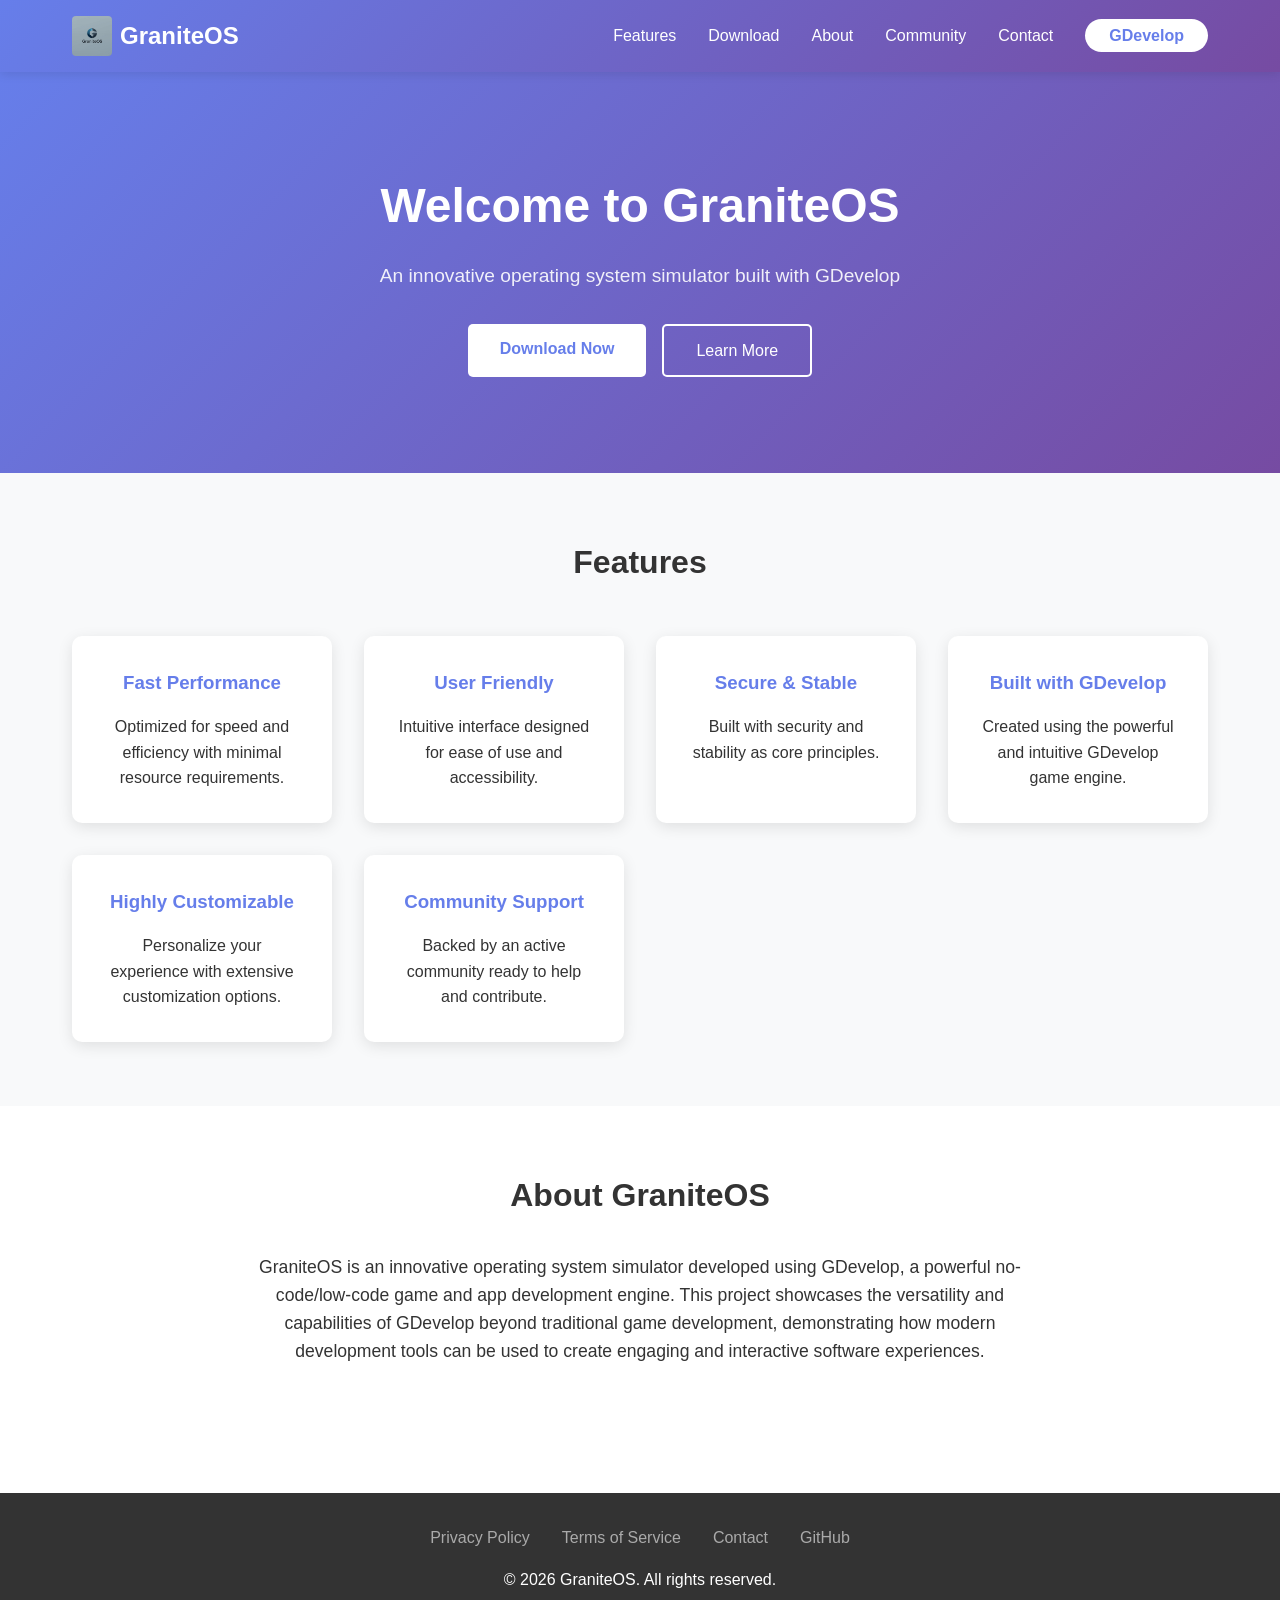
<file: index.html>
<!DOCTYPE html>
<html lang="en">
<head>
    <meta charset="UTF-8">
    <meta name="viewport" content="width=device-width, initial-scale=1.0">
    <title>GraniteOS - Operating System Simulator</title>
    <link rel="stylesheet" href="style.css">
</head>
<body>
    <header>
        <nav>
            <a href="index.html" class="logo">
                <img src="GraniteOS_Logo.jpg" alt="GraniteOS Logo">
                <span>GraniteOS</span>
            </a>
            <ul>
                <li><a href="features.html">Features</a></li>
                <li><a href="download.html">Download</a></li>
                <li><a href="about.html">About</a></li>
                <li><a href="community.html">Community</a></li>
                <li><a href="contact.html">Contact</a></li>
                <li><a href="https://gdevelop.io" class="cta-button">GDevelop</a></li>
            </ul>
        </nav>
    </header>

    <section class="hero">
        <div class="container">
            <h1>Welcome to GraniteOS</h1>
            <p>An innovative operating system simulator built with GDevelop</p>
            <div class="hero-buttons">
                <a href="download.html" class="btn btn-primary">Download Now</a>
                <a href="about.html" class="btn btn-secondary">Learn More</a>
            </div>
        </div>
    </section>

    <section id="features" class="features">
        <div class="container">
            <h2>Features</h2>
            <div class="features-grid">
                <div class="feature-card">
                    <h3>Fast Performance</h3>
                    <p>Optimized for speed and efficiency with minimal resource requirements.</p>
                </div>
                <div class="feature-card">
                    <h3>User Friendly</h3>
                    <p>Intuitive interface designed for ease of use and accessibility.</p>
                </div>
                <div class="feature-card">
                    <h3>Secure & Stable</h3>
                    <p>Built with security and stability as core principles.</p>
                </div>
                <div class="feature-card">
                    <h3>Built with GDevelop</h3>
                    <p>Created using the powerful and intuitive GDevelop game engine.</p>
                </div>
                <div class="feature-card">
                    <h3>Highly Customizable</h3>
                    <p>Personalize your experience with extensive customization options.</p>
                </div>
                <div class="feature-card">
                    <h3>Community Support</h3>
                    <p>Backed by an active community ready to help and contribute.</p>
                </div>
            </div>
        </div>
    </section>

    <section id="about">
        <div class="container">
            <h2 style="text-align: center; font-size: 2rem; margin-bottom: 2rem;">About GraniteOS</h2>
            <p style="text-align: center; font-size: 1.1rem; max-width: 800px; margin: 0 auto;">
                GraniteOS is an innovative operating system simulator developed using GDevelop, a powerful no-code/low-code game and app development engine. 
                This project showcases the versatility and capabilities of GDevelop beyond traditional game development, demonstrating how modern 
                development tools can be used to create engaging and interactive software experiences.
            </p>
        </div>
    </section>

    <footer class="footer">
        <div class="footer-links">
            <a href="privacy.html">Privacy Policy</a>
            <a href="terms.html">Terms of Service</a>
            <a href="contact.html">Contact</a>
            <a href="https://github.com">GitHub</a>
        </div>
        <p>&copy; 2026 GraniteOS. All rights reserved.</p>
    </footer>
</body>
</html>
</file>
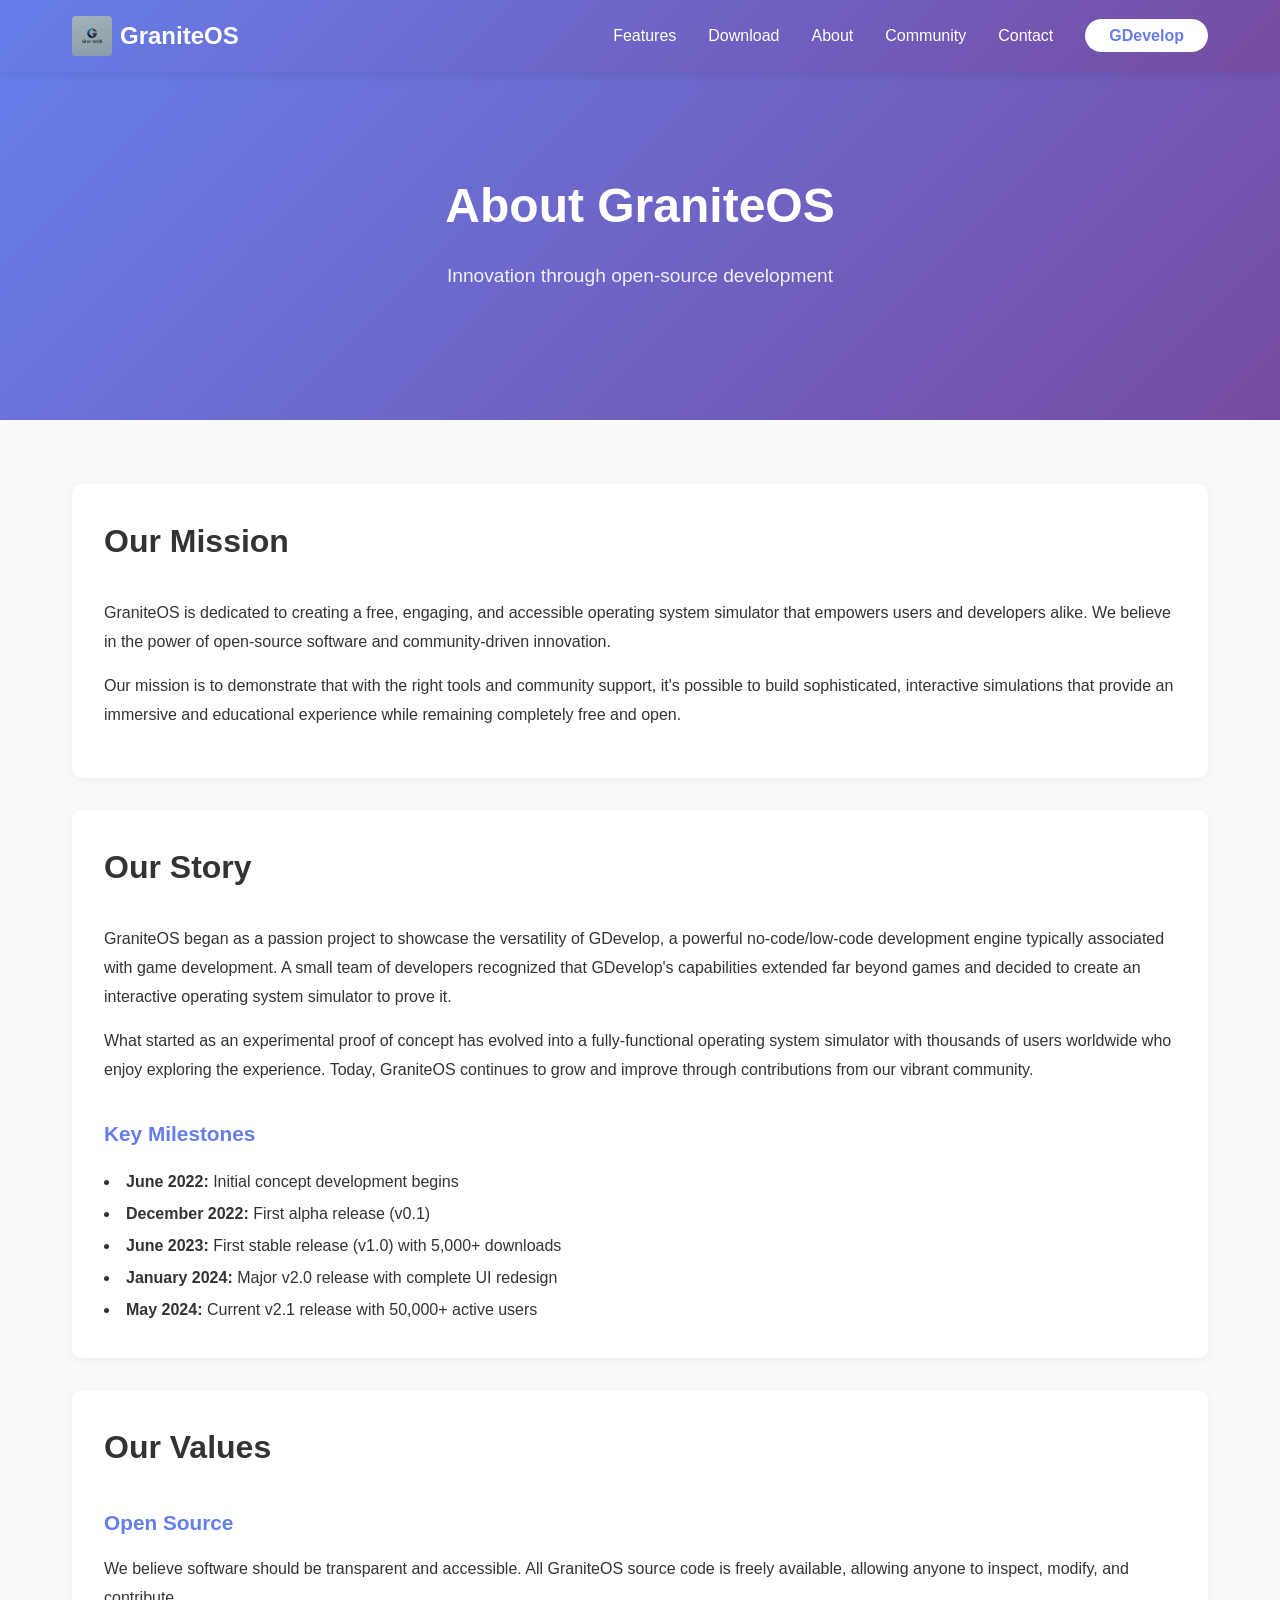
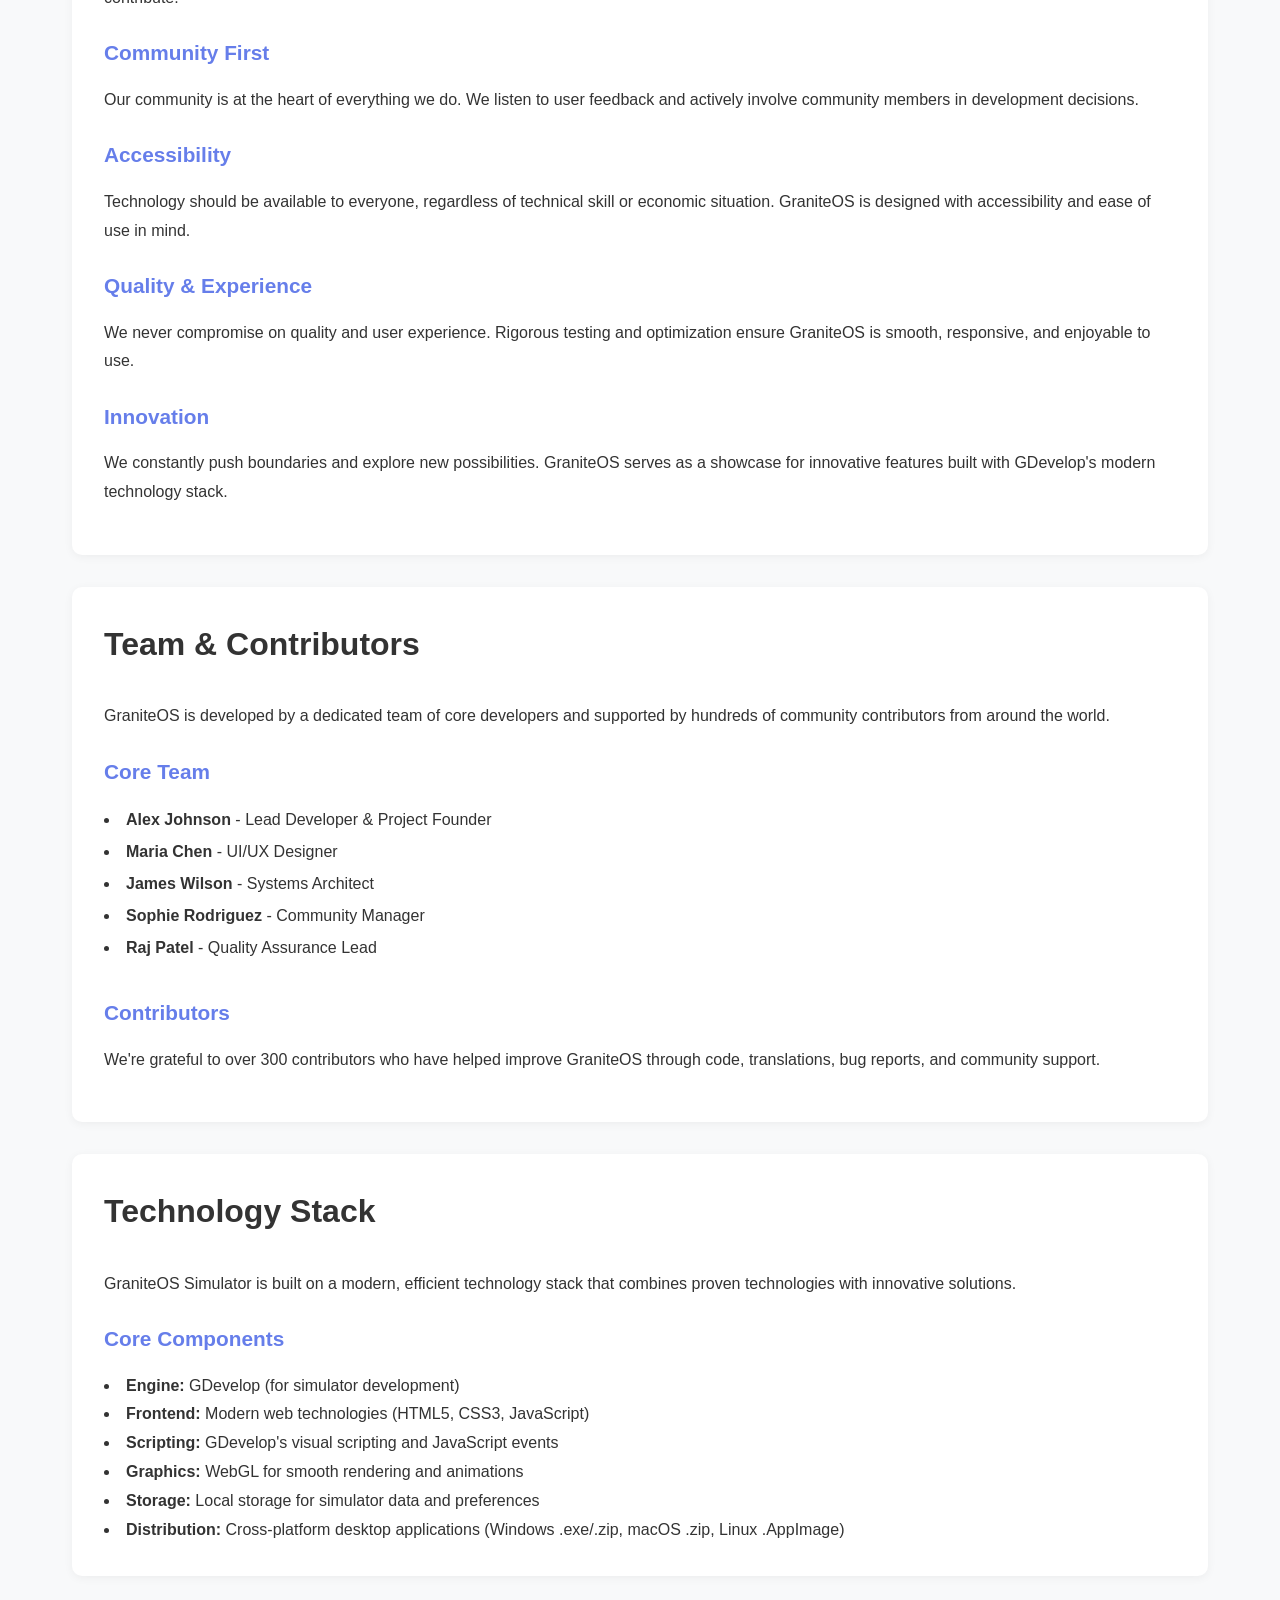
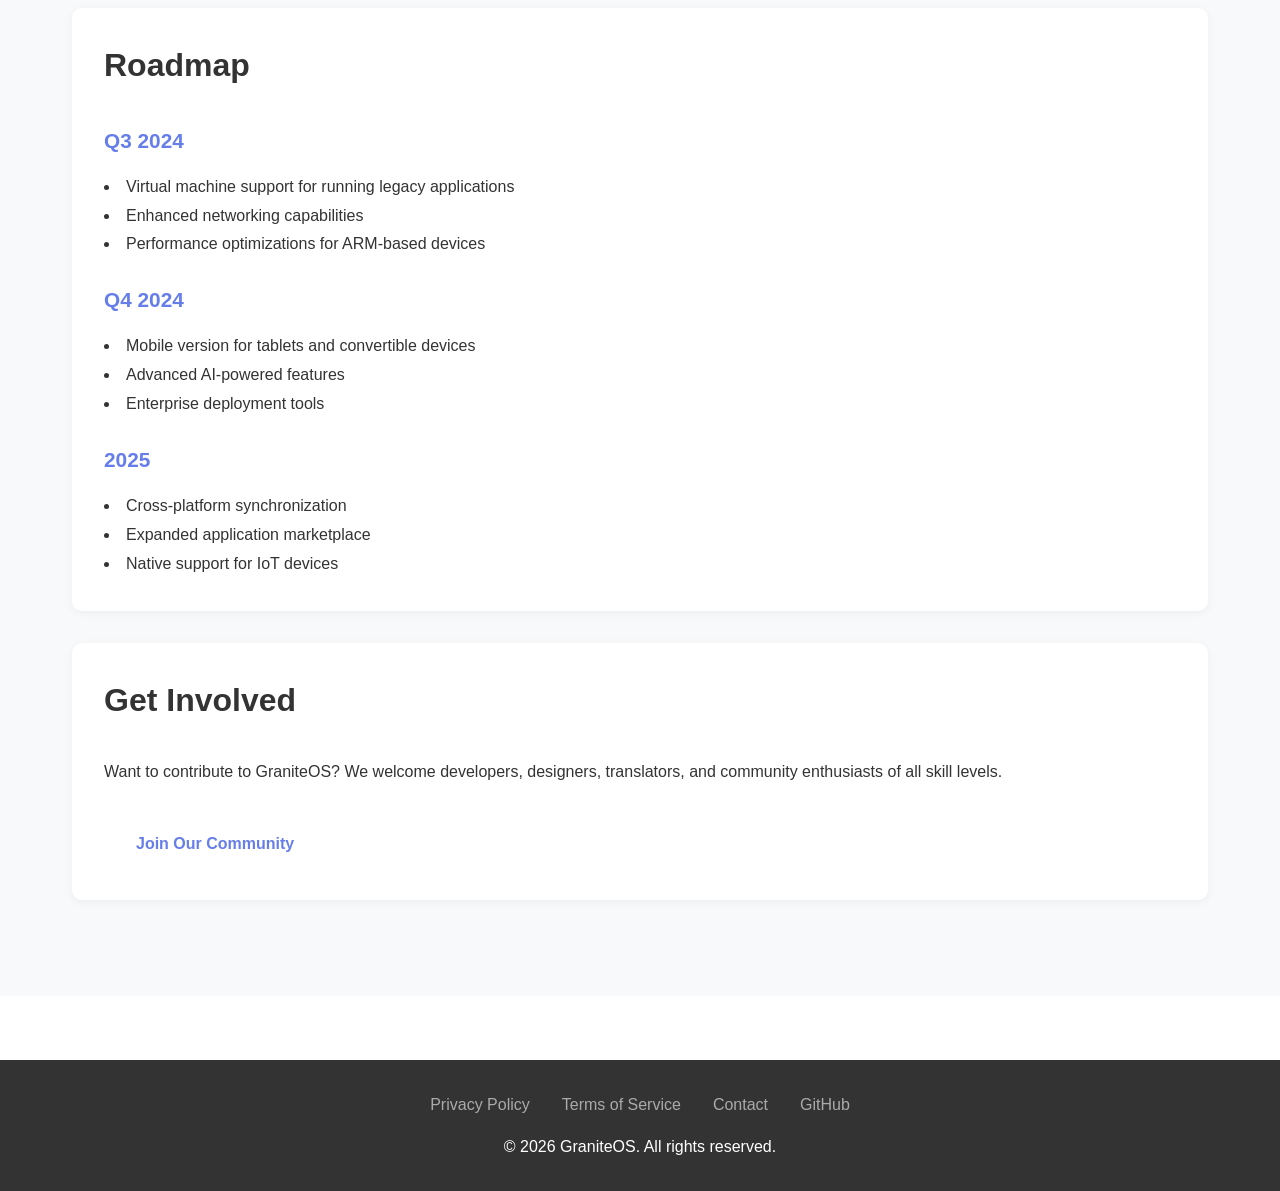
<file: about.html>
<!DOCTYPE html>
<html lang="en">
<head>
    <meta charset="UTF-8">
    <meta name="viewport" content="width=device-width, initial-scale=1.0">
    <title>About - GraniteOS Simulator</title>
    <link rel="stylesheet" href="style.css">
</head>
<body>
    <header>
        <nav>
            <a href="index.html" class="logo">
                <img src="GraniteOS_Logo.jpg" alt="GraniteOS Logo">
                <span>GraniteOS</span>
            </a>
            <ul>
                <li><a href="features.html">Features</a></li>
                <li><a href="download.html">Download</a></li>
                <li><a href="about.html">About</a></li>
                <li><a href="community.html">Community</a></li>
                <li><a href="contact.html">Contact</a></li>
                <li><a href="https://gdevelop.io" class="cta-button">GDevelop</a></li>
            </ul>
        </nav>
    </header>

    <section class="hero">
        <div class="container">
            <h1>About GraniteOS</h1>
            <p>Innovation through open-source development</p>
        </div>
    </section>

    <section class="page-content">
        <div class="container">
            <div class="content-section">
                <h2>Our Mission</h2>
                <p>GraniteOS is dedicated to creating a free, engaging, and accessible operating system simulator that empowers users and developers alike. We believe in the power of open-source software and community-driven innovation.</p>
                <p>Our mission is to demonstrate that with the right tools and community support, it's possible to build sophisticated, interactive simulations that provide an immersive and educational experience while remaining completely free and open.</p>
            </div>

            <div class="content-section">
                <h2>Our Story</h2>
                <p>GraniteOS began as a passion project to showcase the versatility of GDevelop, a powerful no-code/low-code development engine typically associated with game development. A small team of developers recognized that GDevelop's capabilities extended far beyond games and decided to create an interactive operating system simulator to prove it.</p>
                <p>What started as an experimental proof of concept has evolved into a fully-functional operating system simulator with thousands of users worldwide who enjoy exploring the experience. Today, GraniteOS continues to grow and improve through contributions from our vibrant community.</p>
                
                <h3 style="margin-top: 2rem;">Key Milestones</h3>
                <ul style="list-style-position: inside; line-height: 2;">
                    <li><strong>June 2022:</strong> Initial concept development begins</li>
                    <li><strong>December 2022:</strong> First alpha release (v0.1)</li>
                    <li><strong>June 2023:</strong> First stable release (v1.0) with 5,000+ downloads</li>
                    <li><strong>January 2024:</strong> Major v2.0 release with complete UI redesign</li>
                    <li><strong>May 2024:</strong> Current v2.1 release with 50,000+ active users</li>
                </ul>
            </div>

            <div class="content-section">
                <h2>Our Values</h2>
                
                <h3>Open Source</h3>
                <p>We believe software should be transparent and accessible. All GraniteOS source code is freely available, allowing anyone to inspect, modify, and contribute.</p>
                
                <h3>Community First</h3>
                <p>Our community is at the heart of everything we do. We listen to user feedback and actively involve community members in development decisions.</p>
                
                <h3>Accessibility</h3>
                <p>Technology should be available to everyone, regardless of technical skill or economic situation. GraniteOS is designed with accessibility and ease of use in mind.</p>
                
                <h3>Quality & Experience</h3>
                <p>We never compromise on quality and user experience. Rigorous testing and optimization ensure GraniteOS is smooth, responsive, and enjoyable to use.</p>
                
                <h3>Innovation</h3>
                <p>We constantly push boundaries and explore new possibilities. GraniteOS serves as a showcase for innovative features built with GDevelop's modern technology stack.</p>
            </div>

            <div class="content-section">
                <h2>Team & Contributors</h2>
                <p>GraniteOS is developed by a dedicated team of core developers and supported by hundreds of community contributors from around the world.</p>
                
                <h3>Core Team</h3>
                <ul style="list-style-position: inside; line-height: 2;">
                    <li><strong>Alex Johnson</strong> - Lead Developer & Project Founder</li>
                    <li><strong>Maria Chen</strong> - UI/UX Designer</li>
                    <li><strong>James Wilson</strong> - Systems Architect</li>
                    <li><strong>Sophie Rodriguez</strong> - Community Manager</li>
                    <li><strong>Raj Patel</strong> - Quality Assurance Lead</li>
                </ul>
                
                <h3 style="margin-top: 2rem;">Contributors</h3>
                <p>We're grateful to over 300 contributors who have helped improve GraniteOS through code, translations, bug reports, and community support.</p>
            </div>

            <div class="content-section">
                <h2>Technology Stack</h2>
                <p>GraniteOS Simulator is built on a modern, efficient technology stack that combines proven technologies with innovative solutions.</p>
                
                <h3>Core Components</h3>
                <ul style="list-style-position: inside; line-height: 1.8;">
                    <li><strong>Engine:</strong> GDevelop (for simulator development)</li>
                    <li><strong>Frontend:</strong> Modern web technologies (HTML5, CSS3, JavaScript)</li>
                    <li><strong>Scripting:</strong> GDevelop's visual scripting and JavaScript events</li>
                    <li><strong>Graphics:</strong> WebGL for smooth rendering and animations</li>
                    <li><strong>Storage:</strong> Local storage for simulator data and preferences</li>
                    <li><strong>Distribution:</strong> Cross-platform desktop applications (Windows .exe/.zip, macOS .zip, Linux .AppImage)</li>
                </ul>
            </div>

            <div class="content-section">
                <h2>Roadmap</h2>
                <h3>Q3 2024</h3>
                <ul style="list-style-position: inside; line-height: 1.8;">
                    <li>Virtual machine support for running legacy applications</li>
                    <li>Enhanced networking capabilities</li>
                    <li>Performance optimizations for ARM-based devices</li>
                </ul>
                
                <h3 style="margin-top: 1.5rem;">Q4 2024</h3>
                <ul style="list-style-position: inside; line-height: 1.8;">
                    <li>Mobile version for tablets and convertible devices</li>
                    <li>Advanced AI-powered features</li>
                    <li>Enterprise deployment tools</li>
                </ul>
                
                <h3 style="margin-top: 1.5rem;">2025</h3>
                <ul style="list-style-position: inside; line-height: 1.8;">
                    <li>Cross-platform synchronization</li>
                    <li>Expanded application marketplace</li>
                    <li>Native support for IoT devices</li>
                </ul>
            </div>

            <div class="content-section">
                <h2>Get Involved</h2>
                <p>Want to contribute to GraniteOS? We welcome developers, designers, translators, and community enthusiasts of all skill levels.</p>
                <a href="contact.html" class="btn btn-primary" style="margin-top: 1rem;">Join Our Community</a>
            </div>
        </div>
    </section>

    <footer class="footer">
        <div class="footer-links">
            <a href="privacy.html">Privacy Policy</a>
            <a href="terms.html">Terms of Service</a>
            <a href="contact.html">Contact</a>
            <a href="https://github.com">GitHub</a>
        </div>
        <p>&copy; 2026 GraniteOS. All rights reserved.</p>
    </footer>
</body>
</html>
</file>
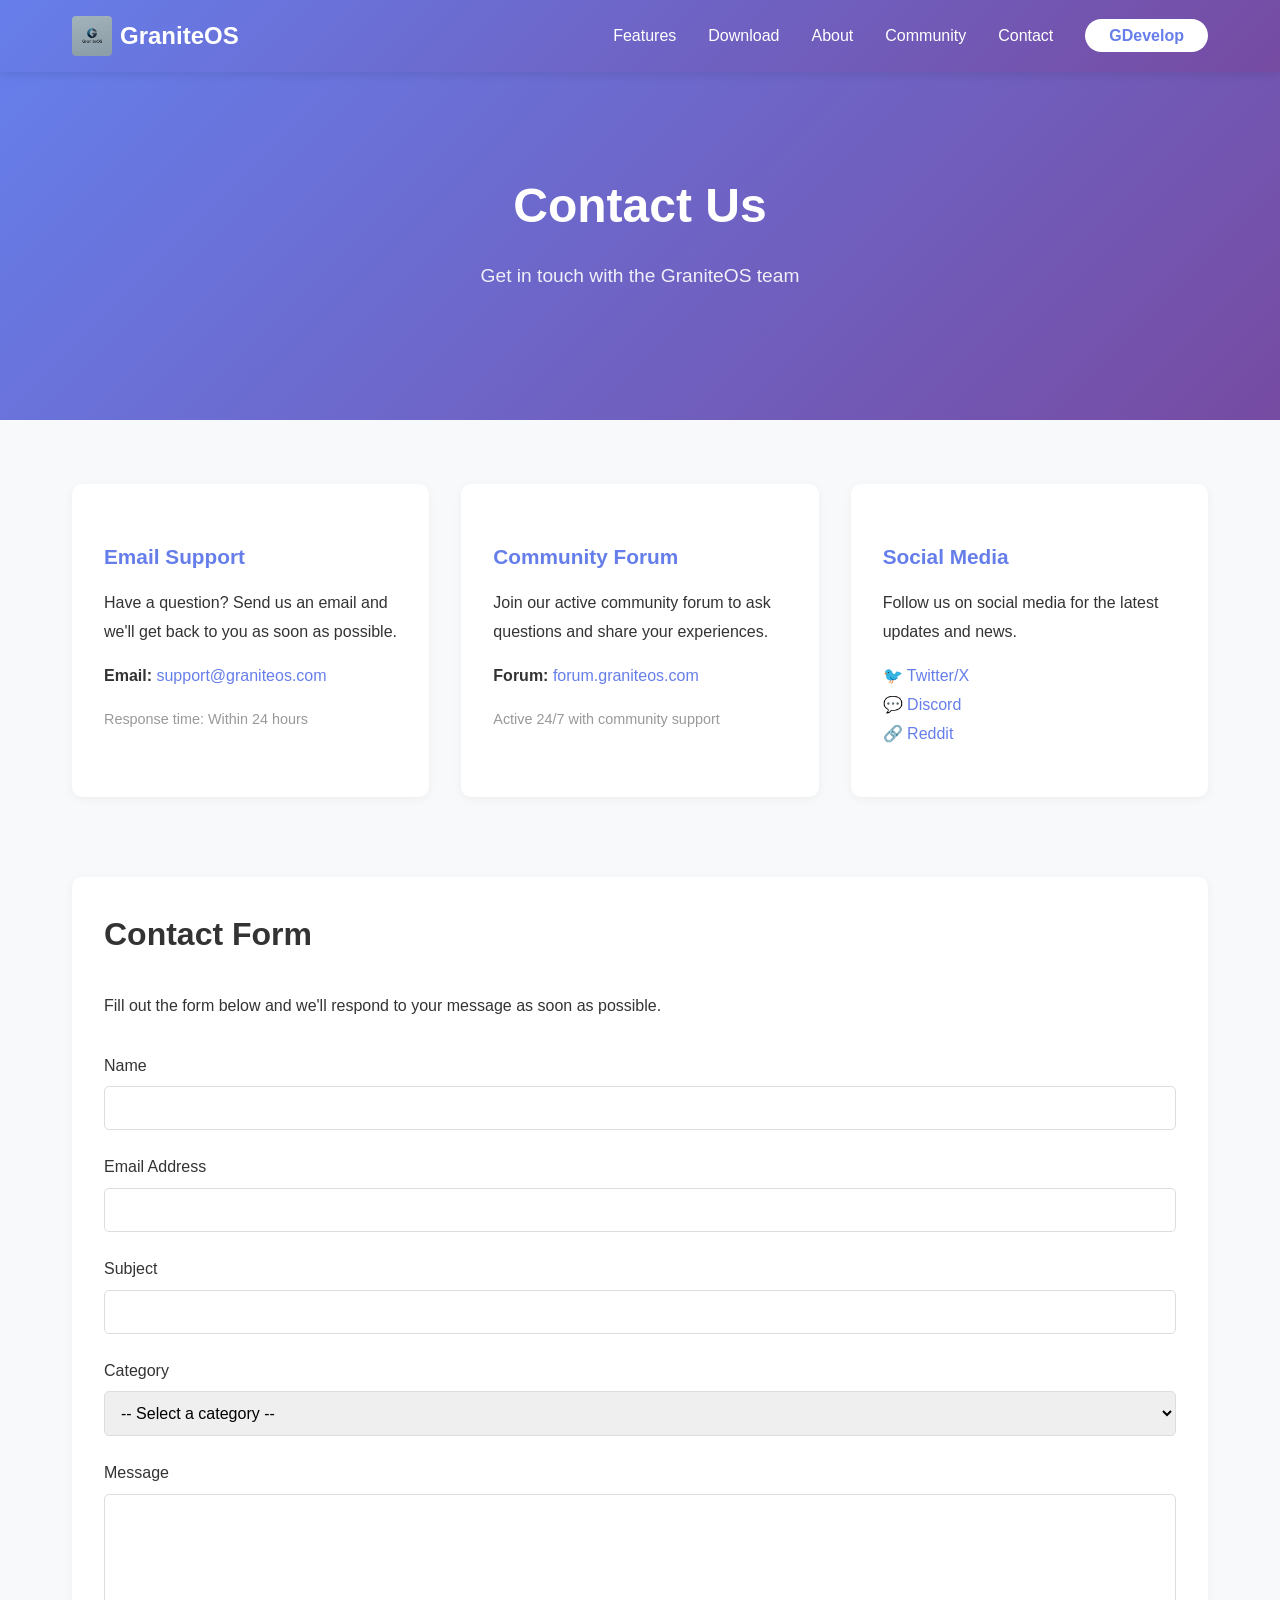
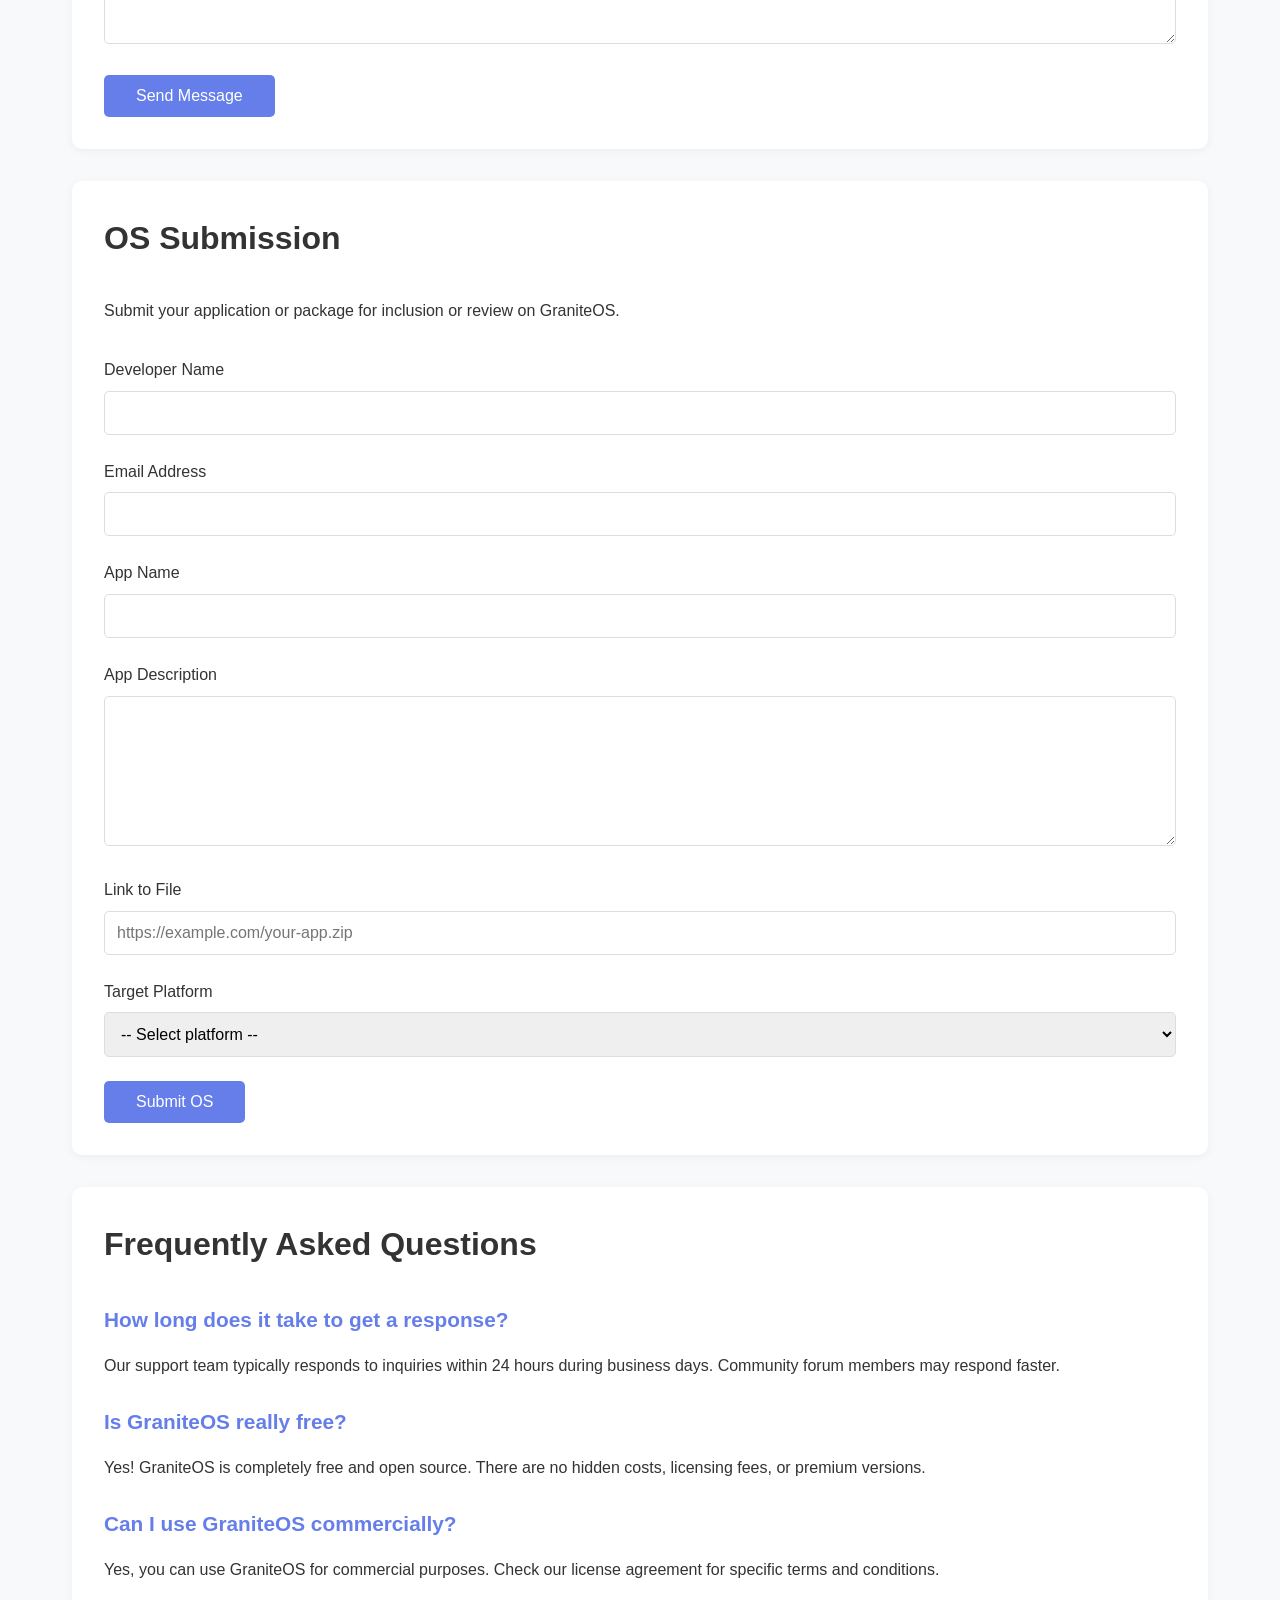
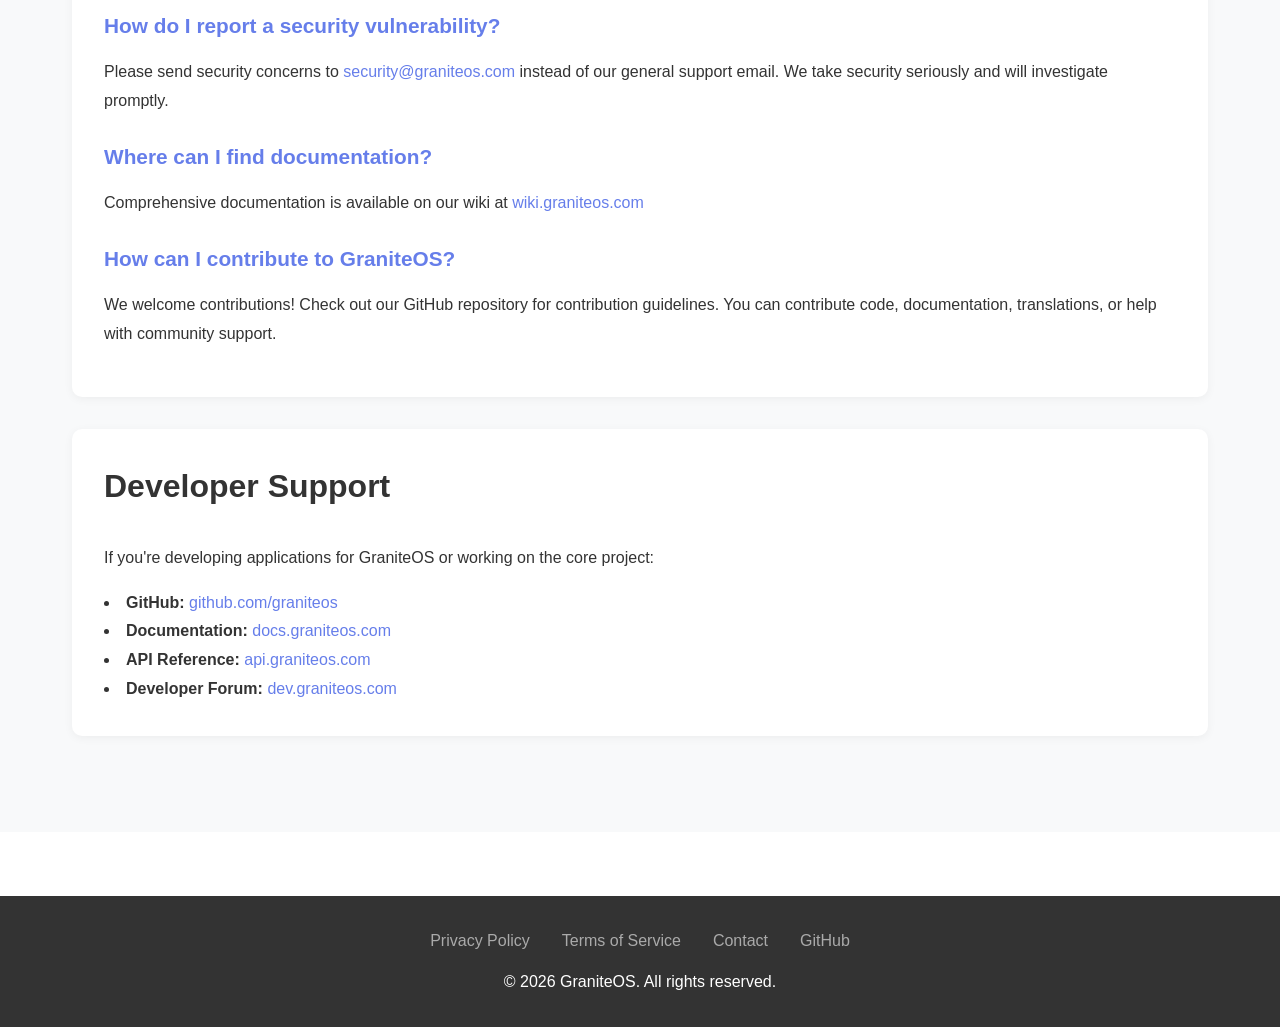
<file: contact.html>
<!DOCTYPE html>
<html lang="en">
<head>
    <meta charset="UTF-8">
    <meta name="viewport" content="width=device-width, initial-scale=1.0">
    <title>Contact - GraniteOS</title>
    <link rel="stylesheet" href="style.css">
</head>
<body>
    <header>
        <nav>
            <a href="index.html" class="logo">
                <img src="GraniteOS_Logo.jpg" alt="GraniteOS Logo">
                <span>GraniteOS</span>
            </a>
            <ul>
                <li><a href="features.html">Features</a></li>
                <li><a href="download.html">Download</a></li>
                <li><a href="about.html">About</a></li>
                <li><a href="community.html">Community</a></li>
                <li><a href="contact.html">Contact</a></li>
                <li><a href="https://gdevelop.io" class="cta-button">GDevelop</a></li>
            </ul>
        </nav>
    </header>

    <section class="hero">
        <div class="container">
            <h1>Contact Us</h1>
            <p>Get in touch with the GraniteOS team</p>
        </div>
    </section>

    <section class="page-content">
        <div class="container">
            <div style="display: grid; grid-template-columns: repeat(auto-fit, minmax(300px, 1fr)); gap: 2rem; margin-bottom: 3rem;">
                <div class="content-section">
                    <h3>Email Support</h3>
                    <p>Have a question? Send us an email and we'll get back to you as soon as possible.</p>
                    <p><strong>Email:</strong> <a href="mailto:support@graniteos.com" style="color: #667eea; text-decoration: none;">support@graniteos.com</a></p>
                    <p style="font-size: 0.9rem; color: #999; margin-top: 0.5rem;">Response time: Within 24 hours</p>
                </div>

                <div class="content-section">
                    <h3>Community Forum</h3>
                    <p>Join our active community forum to ask questions and share your experiences.</p>
                    <p><strong>Forum:</strong> <a href="https://forum.graniteos.com" style="color: #667eea; text-decoration: none;" target="_blank">forum.graniteos.com</a></p>
                    <p style="font-size: 0.9rem; color: #999; margin-top: 0.5rem;">Active 24/7 with community support</p>
                </div>

                <div class="content-section">
                    <h3>Social Media</h3>
                    <p>Follow us on social media for the latest updates and news.</p>
                    <p>
                        <a href="https://twitter.com/graniteos" style="color: #667eea; text-decoration: none; display: block;" target="_blank">🐦 Twitter/X</a>
                        <a href="https://discord.gg/graniteos" style="color: #667eea; text-decoration: none; display: block;" target="_blank">💬 Discord</a>
                        <a href="https://reddit.com/r/graniteos" style="color: #667eea; text-decoration: none; display: block;" target="_blank">🔗 Reddit</a>
                    </p>
                </div>
            </div>

            <div class="content-section">
                <h2>Contact Form</h2>
                <p>Fill out the form below and we'll respond to your message as soon as possible.</p>
                
                <form style="margin-top: 2rem;" netlify>
                    <div class="form-group">
                        <label for="name">Name</label>
                        <input type="text" id="name" name="name" required>
                    </div>

                    <div class="form-group">
                        <label for="email">Email Address</label>
                        <input type="email" id="email" name="email" required>
                    </div>

                    <div class="form-group">
                        <label for="subject">Subject</label>
                        <input type="text" id="subject" name="subject" required>
                    </div>

                    <div class="form-group">
                        <label for="category">Category</label>
                        <select id="category" name="category" required style="width: 100%; padding: 0.75rem; border: 1px solid #ddd; border-radius: 5px; font-size: 1rem; font-family: inherit;">
                            <option value="">-- Select a category --</option>
                            <option value="support">Technical Support</option>
                            <option value="bug">Report a Bug</option>
                            <option value="feature">Feature Request</option>
                            <option value="verification">Project Verification</option>
                            <option value="partnership">Partnership Opportunity</option>
                            <option value="other">Other</option>
                        </select>
                    </div>

                    <div class="form-group">
                        <label for="message">Message</label>
                        <textarea id="message" name="message" required></textarea>
                    </div>

                    <button type="submit" class="submit-btn">Send Message</button>
                </form>
            </div>

            <div class="content-section">
                <h2>OS Submission</h2>
                <p>Submit your application or package for inclusion or review on GraniteOS.</p>

                <form style="margin-top: 2rem;" name="os-submission" netlify>
                    <div class="form-group">
                        <label for="dev-name">Developer Name</label>
                        <input type="text" id="dev-name" name="developer_name" required>
                    </div>

                    <div class="form-group">
                        <label for="dev-email">Email Address</label>
                        <input type="email" id="dev-email" name="email" required>
                    </div>

                    <div class="form-group">
                        <label for="app-name">App Name</label>
                        <input type="text" id="app-name" name="app_name" required>
                    </div>

                    <div class="form-group">
                        <label for="app-description">App Description</label>
                        <textarea id="app-description" name="app_description" required></textarea>
                    </div>

                    <div class="form-group">
                        <label for="app-link">Link to File</label>
                        <input type="url" id="app-link" name="app_link" placeholder="https://example.com/your-app.zip" required>
                    </div>

                    <div class="form-group">
                        <label for="platform">Target Platform</label>
                        <select id="platform" name="platform" style="width: 100%; padding: 0.75rem; border: 1px solid #ddd; border-radius: 5px; font-size: 1rem; font-family: inherit;">
                            <option value="">-- Select platform --</option>
                            <option value="desktop">Desktop (Windows, Linux, MacOS)</option>
                            <option value="android">Android</option>
                            <option value="ios">iOS</option>
                            <option value="universal">Universal</option>
                        </select>
                    </div>

                    <button type="submit" class="submit-btn">Submit OS</button>
                </form>
            </div>

            <div class="content-section">
                <h2>Frequently Asked Questions</h2>
                
                <h3>How long does it take to get a response?</h3>
                <p>Our support team typically responds to inquiries within 24 hours during business days. Community forum members may respond faster.</p>
                
                <h3>Is GraniteOS really free?</h3>
                <p>Yes! GraniteOS is completely free and open source. There are no hidden costs, licensing fees, or premium versions.</p>
                
                <h3>Can I use GraniteOS commercially?</h3>
                <p>Yes, you can use GraniteOS for commercial purposes. Check our license agreement for specific terms and conditions.</p>
                
                <h3>How do I report a security vulnerability?</h3>
                <p>Please send security concerns to <a href="mailto:security@graniteos.com" style="color: #667eea; text-decoration: none;">security@graniteos.com</a> instead of our general support email. We take security seriously and will investigate promptly.</p>
                
                <h3>Where can I find documentation?</h3>
                <p>Comprehensive documentation is available on our wiki at <a href="https://wiki.graniteos.com" style="color: #667eea; text-decoration: none;" target="_blank">wiki.graniteos.com</a></p>
                
                <h3>How can I contribute to GraniteOS?</h3>
                <p>We welcome contributions! Check out our GitHub repository for contribution guidelines. You can contribute code, documentation, translations, or help with community support.</p>
            </div>

            <div class="content-section">
                <h2>Developer Support</h2>
                <p>If you're developing applications for GraniteOS or working on the core project:</p>
                <ul style="list-style-position: inside; line-height: 1.8;">
                    <li><strong>GitHub:</strong> <a href="https://github.com/graniteos" style="color: #667eea; text-decoration: none;" target="_blank">github.com/graniteos</a></li>
                    <li><strong>Documentation:</strong> <a href="https://docs.graniteos.com" style="color: #667eea; text-decoration: none;" target="_blank">docs.graniteos.com</a></li>
                    <li><strong>API Reference:</strong> <a href="https://api.graniteos.com" style="color: #667eea; text-decoration: none;" target="_blank">api.graniteos.com</a></li>
                    <li><strong>Developer Forum:</strong> <a href="https://dev.graniteos.com" style="color: #667eea; text-decoration: none;" target="_blank">dev.graniteos.com</a></li>
                </ul>
            </div>
        </div>
    </section>

    <footer class="footer">
        <div class="footer-links">
            <a href="privacy.html">Privacy Policy</a>
            <a href="terms.html">Terms of Service</a>
            <a href="contact.html">Contact</a>
            <a href="https://github.com">GitHub</a>
        </div>
        <p>&copy; 2026 GraniteOS. All rights reserved.</p>
    </footer>
</body>
</html>
</file>
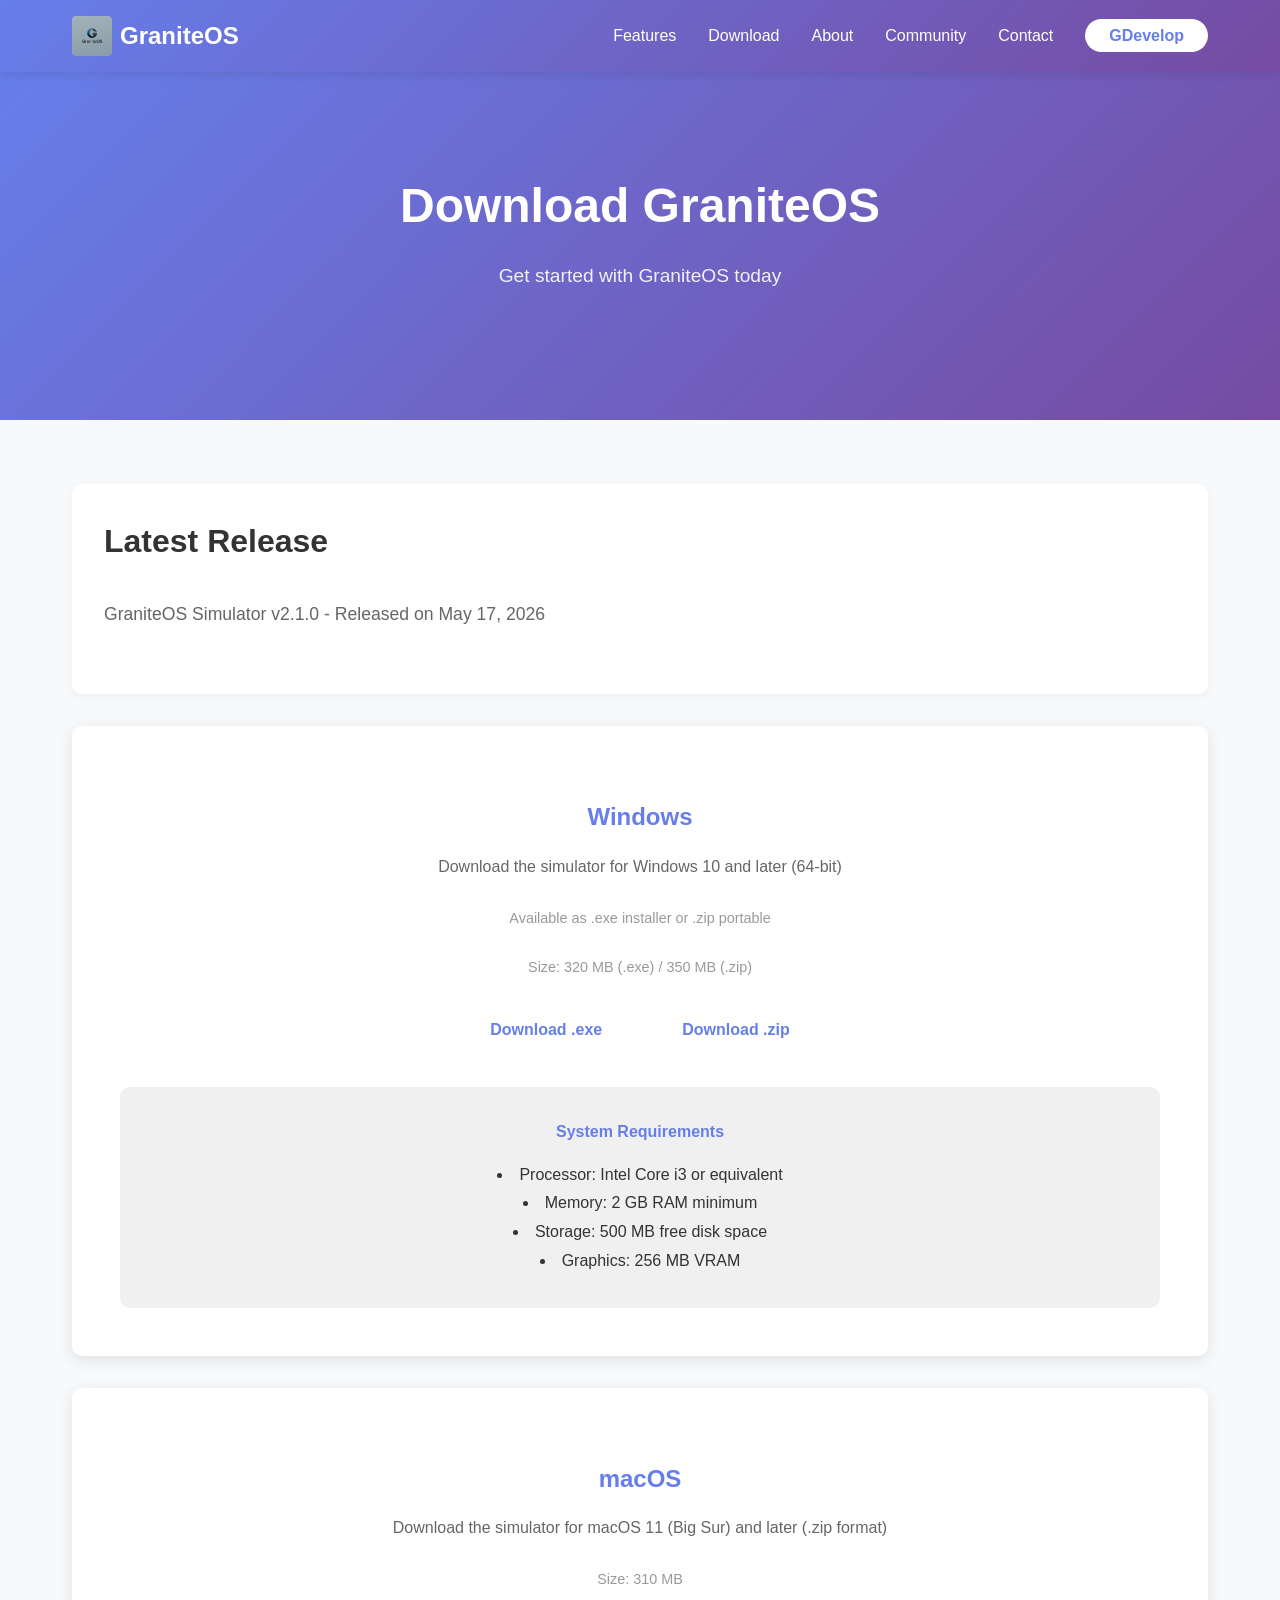
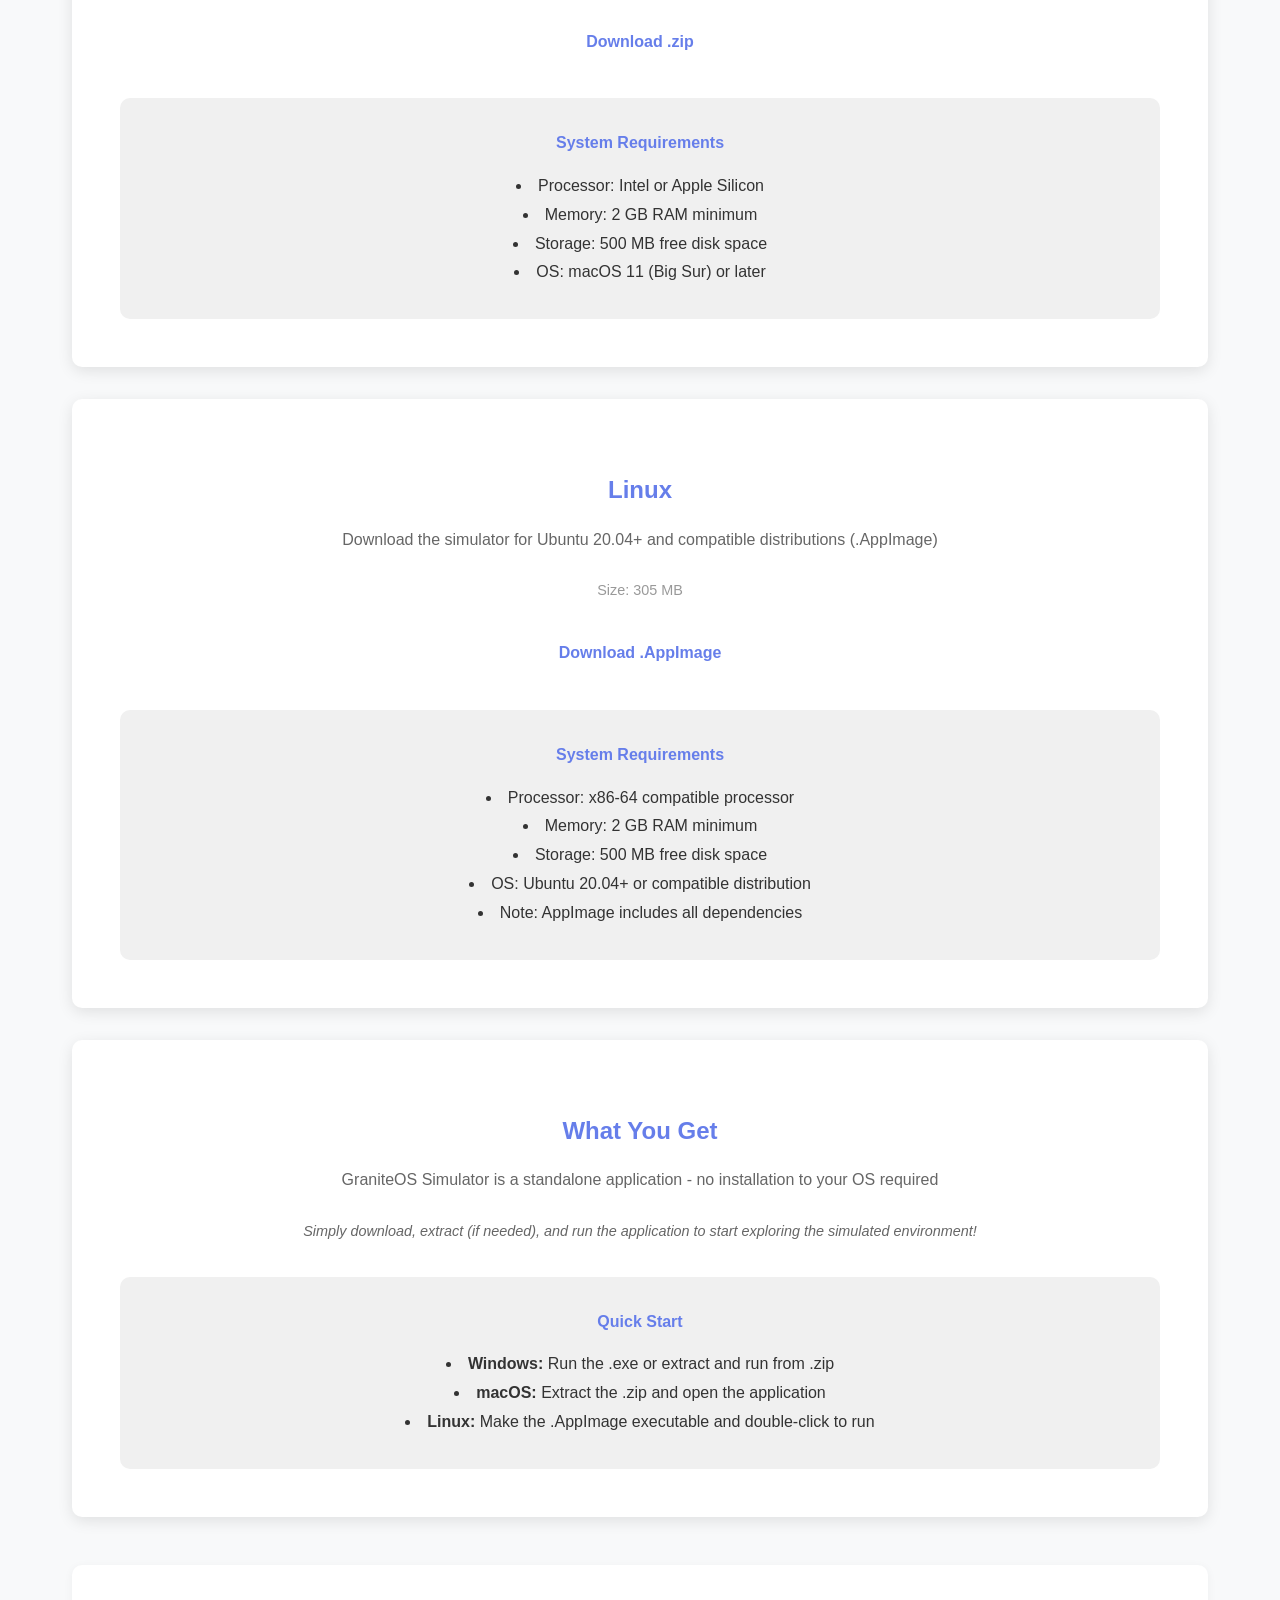
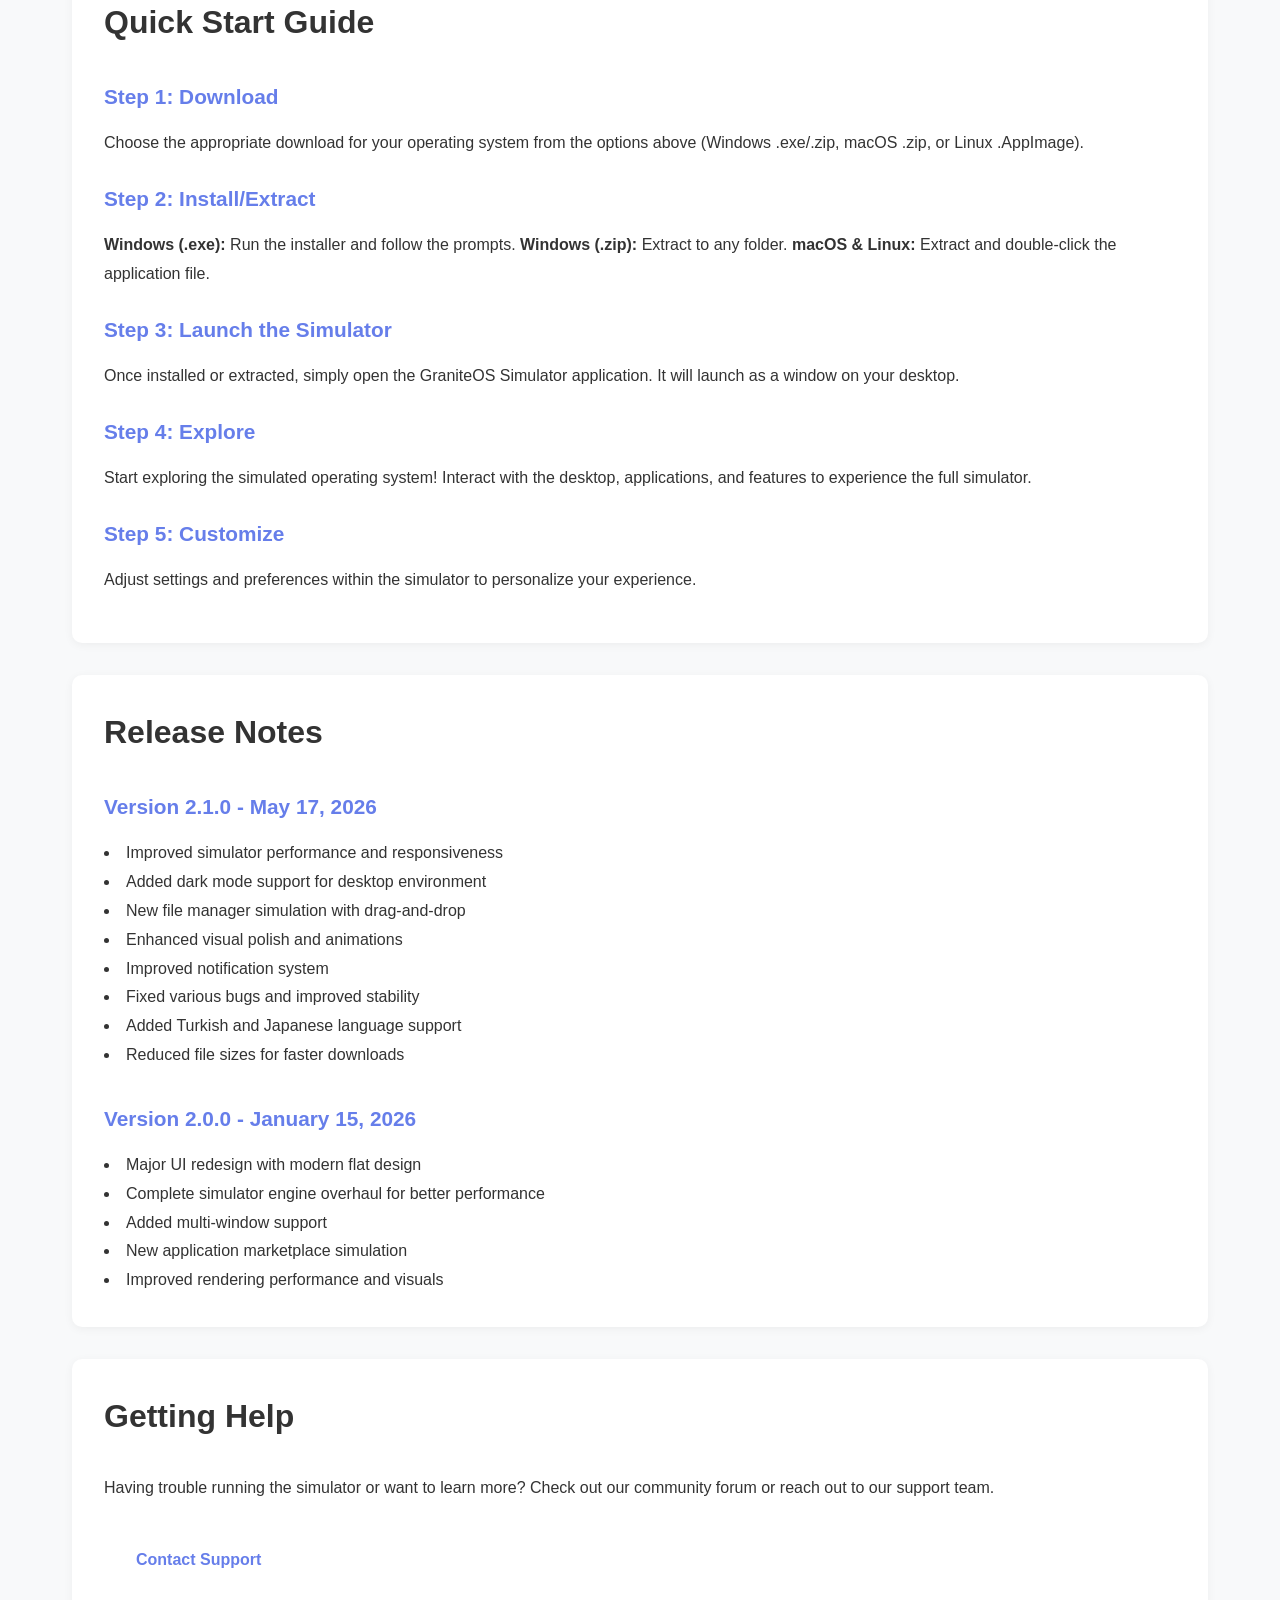
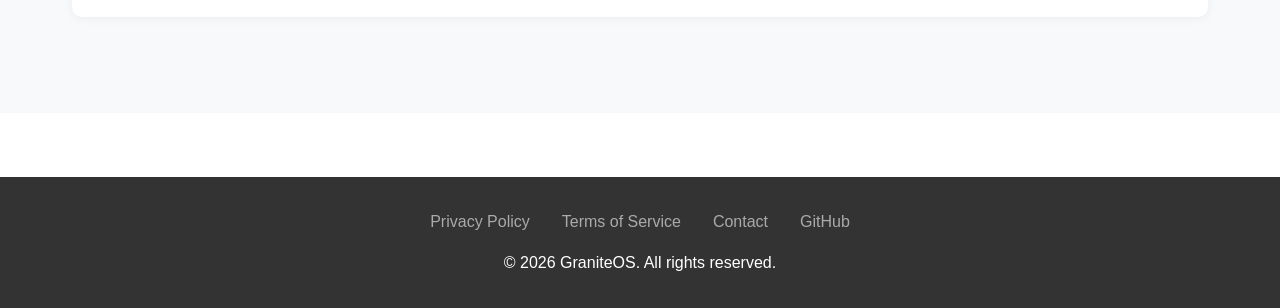
<file: download.html>
<!DOCTYPE html>
<html lang="en">
<head>
    <meta charset="UTF-8">
    <meta name="viewport" content="width=device-width, initial-scale=1.0">
    <title>Download - GraniteOS</title>
    <link rel="stylesheet" href="style.css">
</head>
<body>
    <header>
        <nav>
            <a href="index.html" class="logo">
                <img src="GraniteOS_Logo.jpg" alt="GraniteOS Logo">
                <span>GraniteOS</span>
            </a>
            <ul>
                <li><a href="features.html">Features</a></li>
                <li><a href="download.html">Download</a></li>
                <li><a href="about.html">About</a></li>
                <li><a href="community.html">Community</a></li>
                <li><a href="contact.html">Contact</a></li>
                <li><a href="https://gdevelop.io" class="cta-button">GDevelop</a></li>
            </ul>
        </nav>
    </header>

    <section class="hero">
        <div class="container">
            <h1>Download GraniteOS</h1>
            <p>Get started with GraniteOS today</p>
        </div>
    </section>

    <section class="page-content">
        <div class="container">
            <div class="content-section">
                <h2>Latest Release</h2>
                <p style="font-size: 1.1rem; color: #666; margin-bottom: 2rem;">GraniteOS Simulator v2.1.0 - Released on May 17, 2026</p>
            </div>

            <div class="download-section">
                <div class="download-box">
                    <h3>Windows</h3>
                    <p>Download the simulator for Windows 10 and later (64-bit)</p>
                    <p style="font-size: 0.9rem; color: #999;">Available as .exe installer or .zip portable</p>
                    <p style="font-size: 0.9rem; color: #999;">Size: 320 MB (.exe) / 350 MB (.zip)</p>
                    <div style="display: flex; gap: 1rem; justify-content: center; flex-wrap: wrap;">
                        <a href="#" class="btn btn-primary">Download .exe</a>
                        <a href="#" class="btn btn-primary">Download .zip</a>
                    </div>
                    <div class="system-requirements">
                        <h4>System Requirements</h4>
                        <ul>
                            <li>Processor: Intel Core i3 or equivalent</li>
                            <li>Memory: 2 GB RAM minimum</li>
                            <li>Storage: 500 MB free disk space</li>
                            <li>Graphics: 256 MB VRAM</li>
                        </ul>
                    </div>
                </div>

                <div class="download-box">
                    <h3>macOS</h3>
                    <p>Download the simulator for macOS 11 (Big Sur) and later (.zip format)</p>
                    <p style="font-size: 0.9rem; color: #999;">Size: 310 MB</p>
                    <a href="#" class="btn btn-primary">Download .zip</a>
                    <div class="system-requirements">
                        <h4>System Requirements</h4>
                        <ul>
                            <li>Processor: Intel or Apple Silicon</li>
                            <li>Memory: 2 GB RAM minimum</li>
                            <li>Storage: 500 MB free disk space</li>
                            <li>OS: macOS 11 (Big Sur) or later</li>
                        </ul>
                    </div>
                </div>

                <div class="download-box">
                    <h3>Linux</h3>
                    <p>Download the simulator for Ubuntu 20.04+ and compatible distributions (.AppImage)</p>
                    <p style="font-size: 0.9rem; color: #999;">Size: 305 MB</p>
                    <a href="#" class="btn btn-primary">Download .AppImage</a>
                    <div class="system-requirements">
                        <h4>System Requirements</h4>
                        <ul>
                            <li>Processor: x86-64 compatible processor</li>
                            <li>Memory: 2 GB RAM minimum</li>
                            <li>Storage: 500 MB free disk space</li>
                            <li>OS: Ubuntu 20.04+ or compatible distribution</li>
                            <li>Note: AppImage includes all dependencies</li>
                        </ul>
                    </div>
                </div>

                <div class="download-box">
                    <h3>What You Get</h3>
                    <p>GraniteOS Simulator is a standalone application - no installation to your OS required</p>
                    <p style="font-size: 0.9rem; color: #666; margin-top: 1rem; font-style: italic;">Simply download, extract (if needed), and run the application to start exploring the simulated environment!</p>
                    <div class="system-requirements">
                        <h4>Quick Start</h4>
                        <ul>
                            <li><strong>Windows:</strong> Run the .exe or extract and run from .zip</li>
                            <li><strong>macOS:</strong> Extract the .zip and open the application</li>
                            <li><strong>Linux:</strong> Make the .AppImage executable and double-click to run</li>
                        </ul>
                    </div>
                </div>
            </div>

            <div class="content-section">
                <h2>Quick Start Guide</h2>
                
                <h3>Step 1: Download</h3>
                <p>Choose the appropriate download for your operating system from the options above (Windows .exe/.zip, macOS .zip, or Linux .AppImage).</p>
                
                <h3>Step 2: Install/Extract</h3>
                <p><strong>Windows (.exe):</strong> Run the installer and follow the prompts. <strong>Windows (.zip):</strong> Extract to any folder. <strong>macOS & Linux:</strong> Extract and double-click the application file.</p>
                
                <h3>Step 3: Launch the Simulator</h3>
                <p>Once installed or extracted, simply open the GraniteOS Simulator application. It will launch as a window on your desktop.</p>
                
                <h3>Step 4: Explore</h3>
                <p>Start exploring the simulated operating system! Interact with the desktop, applications, and features to experience the full simulator.</p>
                
                <h3>Step 5: Customize</h3>
                <p>Adjust settings and preferences within the simulator to personalize your experience.</p>
            </div>

            <div class="content-section">
                <h2>Release Notes</h2>
                <h3>Version 2.1.0 - May 17, 2026</h3>
                <ul style="list-style-position: inside; line-height: 1.8;">
                    <li>Improved simulator performance and responsiveness</li>
                    <li>Added dark mode support for desktop environment</li>
                    <li>New file manager simulation with drag-and-drop</li>
                    <li>Enhanced visual polish and animations</li>
                    <li>Improved notification system</li>
                    <li>Fixed various bugs and improved stability</li>
                    <li>Added Turkish and Japanese language support</li>
                    <li>Reduced file sizes for faster downloads</li>
                </ul>

                <h3 style="margin-top: 2rem;">Version 2.0.0 - January 15, 2026</h3>
                <ul style="list-style-position: inside; line-height: 1.8;">
                    <li>Major UI redesign with modern flat design</li>
                    <li>Complete simulator engine overhaul for better performance</li>
                    <li>Added multi-window support</li>
                    <li>New application marketplace simulation</li>
                    <li>Improved rendering performance and visuals</li>
                </ul>
            </div>

            <div class="content-section">
                <h2>Getting Help</h2>
                <p>Having trouble running the simulator or want to learn more? Check out our community forum or reach out to our support team.</p>
                <a href="contact.html" class="btn btn-primary" style="margin-top: 1rem;">Contact Support</a>
            </div>
        </div>
    </section>

    <footer class="footer">
        <div class="footer-links">
            <a href="privacy.html">Privacy Policy</a>
            <a href="terms.html">Terms of Service</a>
            <a href="contact.html">Contact</a>
            <a href="https://github.com">GitHub</a>
        </div>
        <p>&copy; 2026 GraniteOS. All rights reserved.</p>
    </footer>
</body>
</html>
</file>
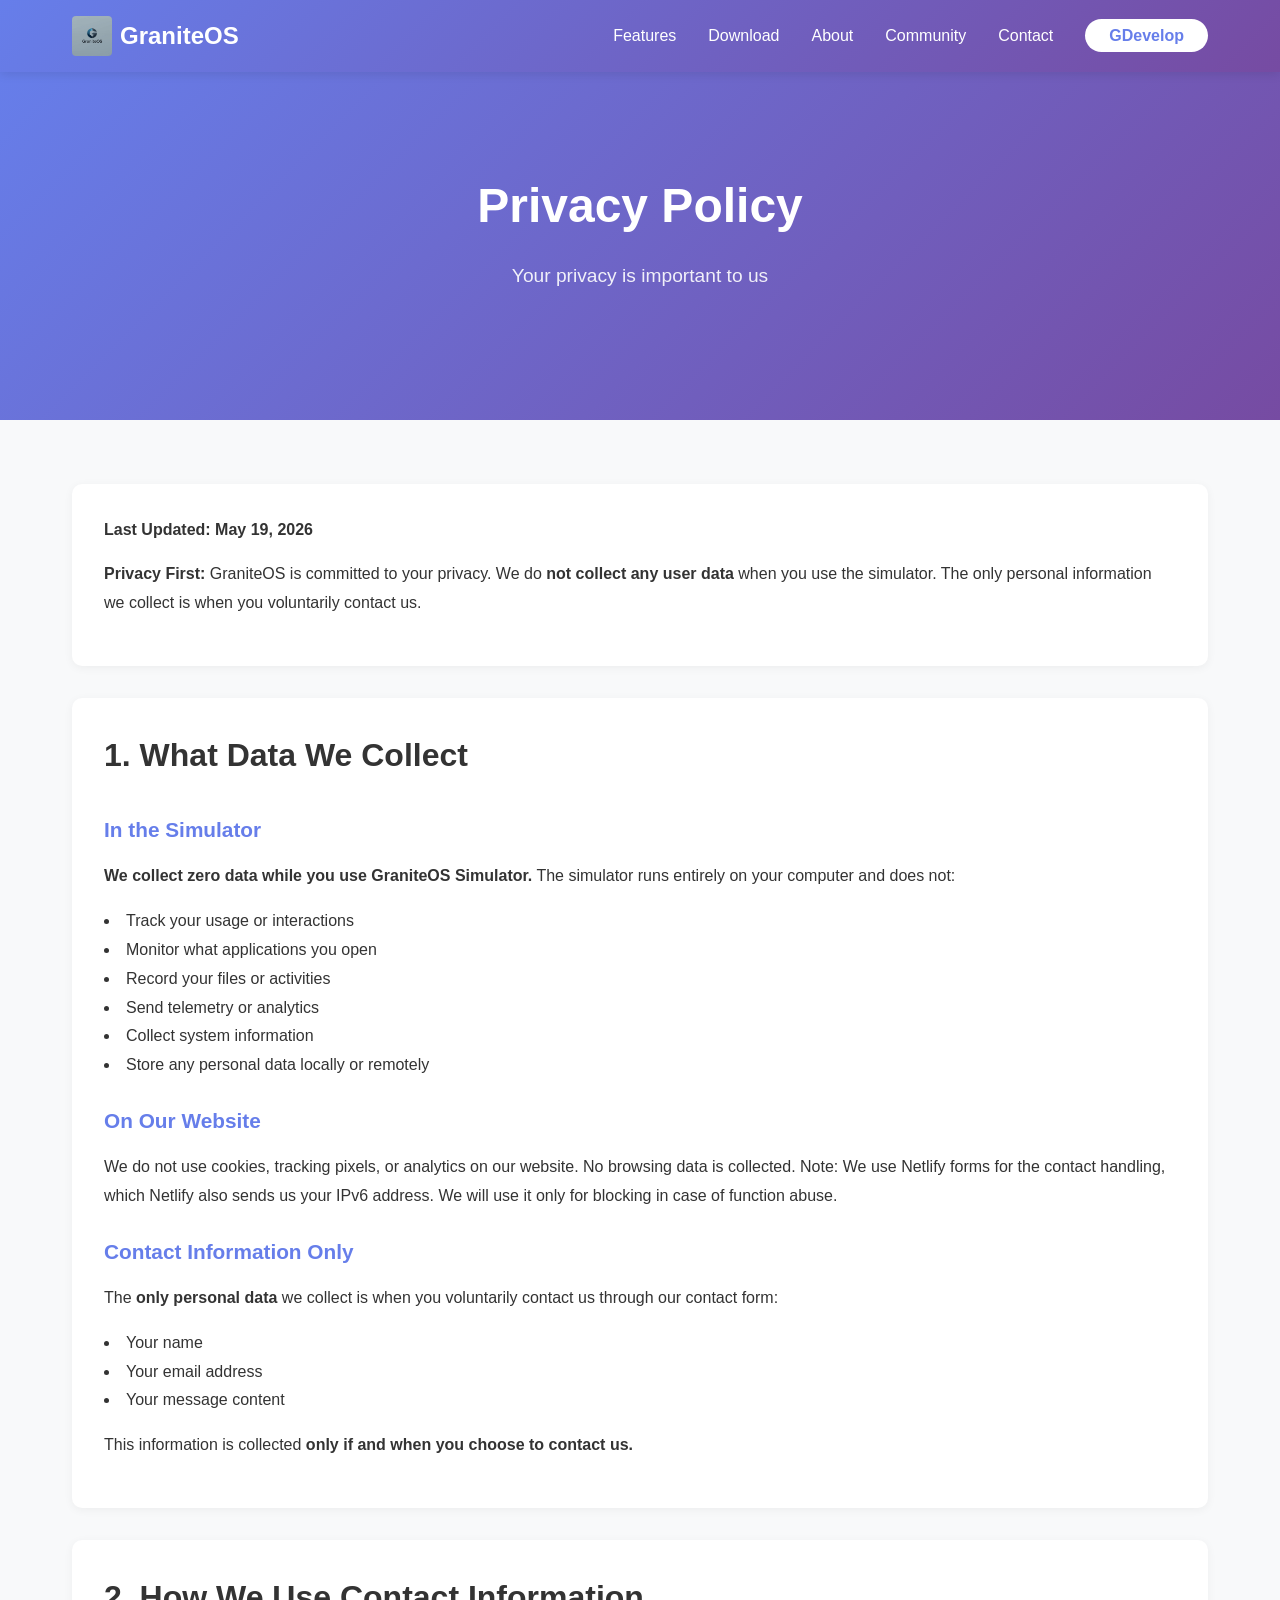
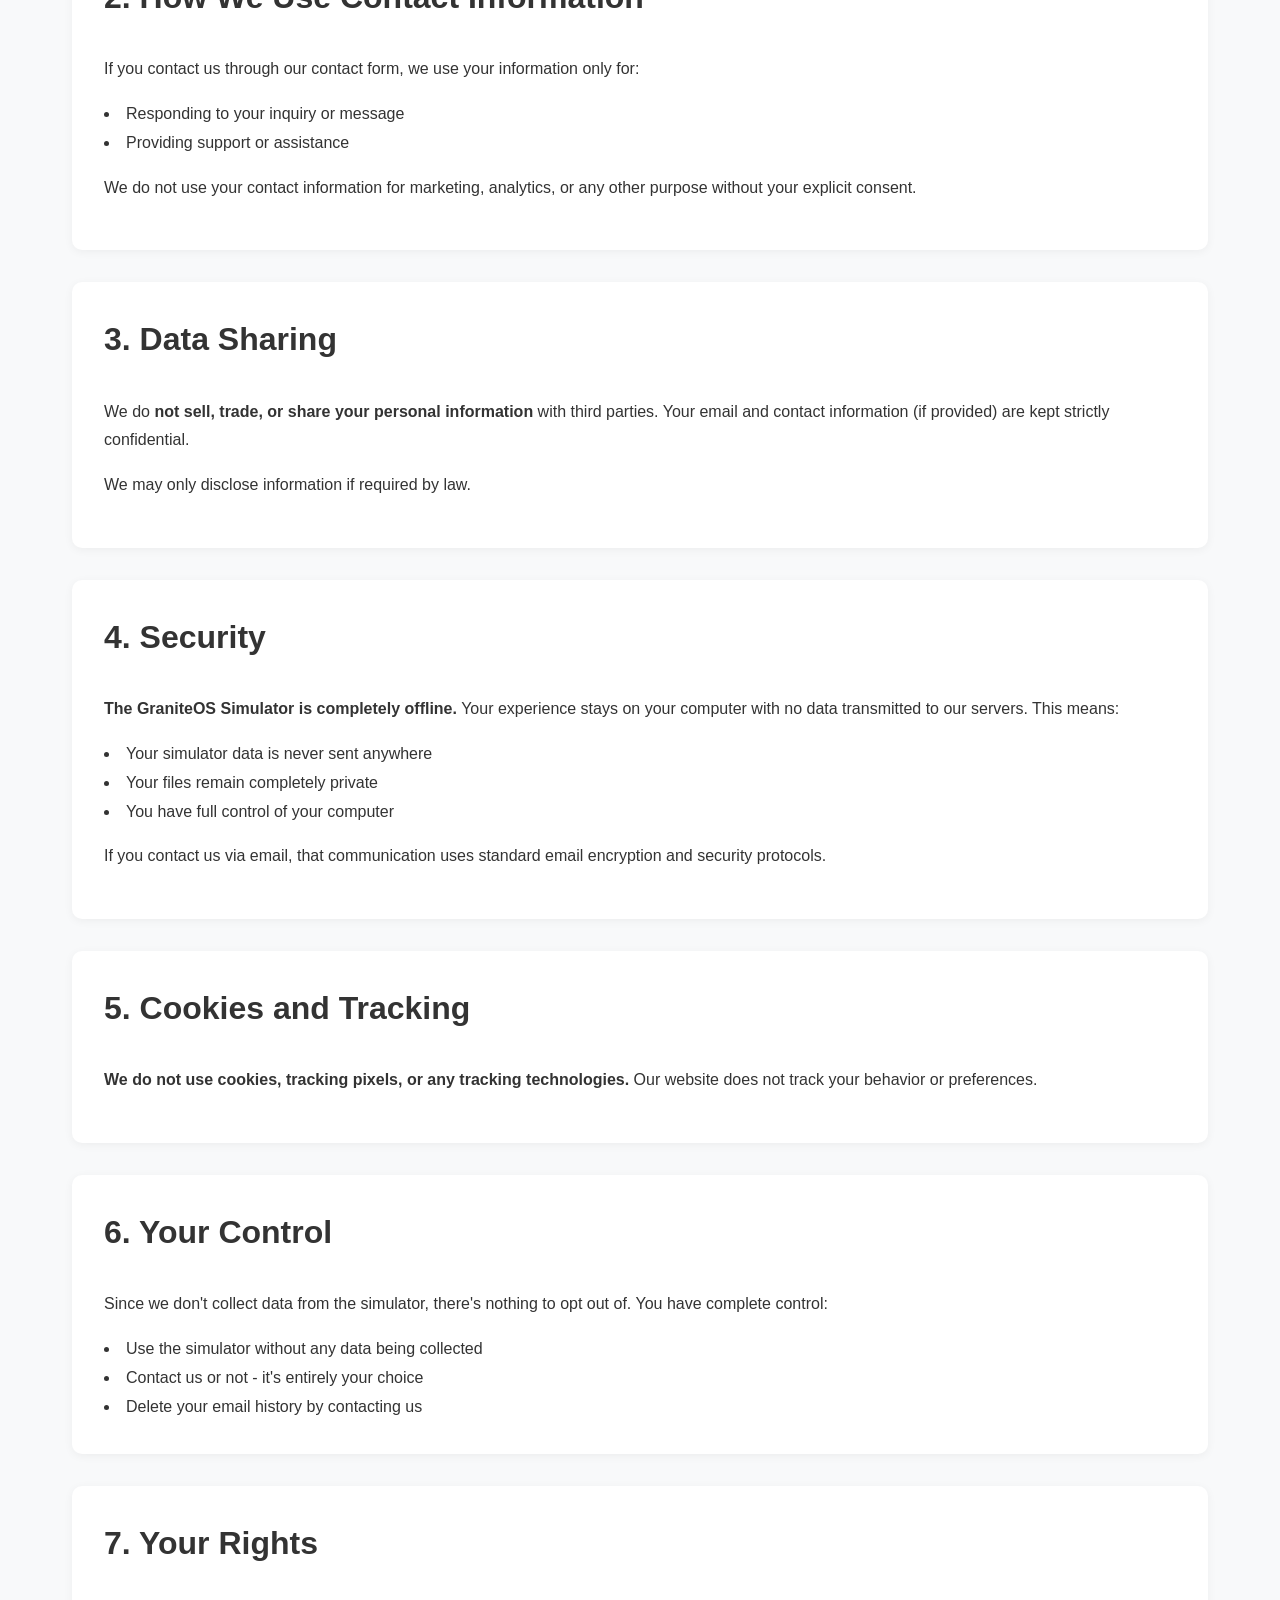
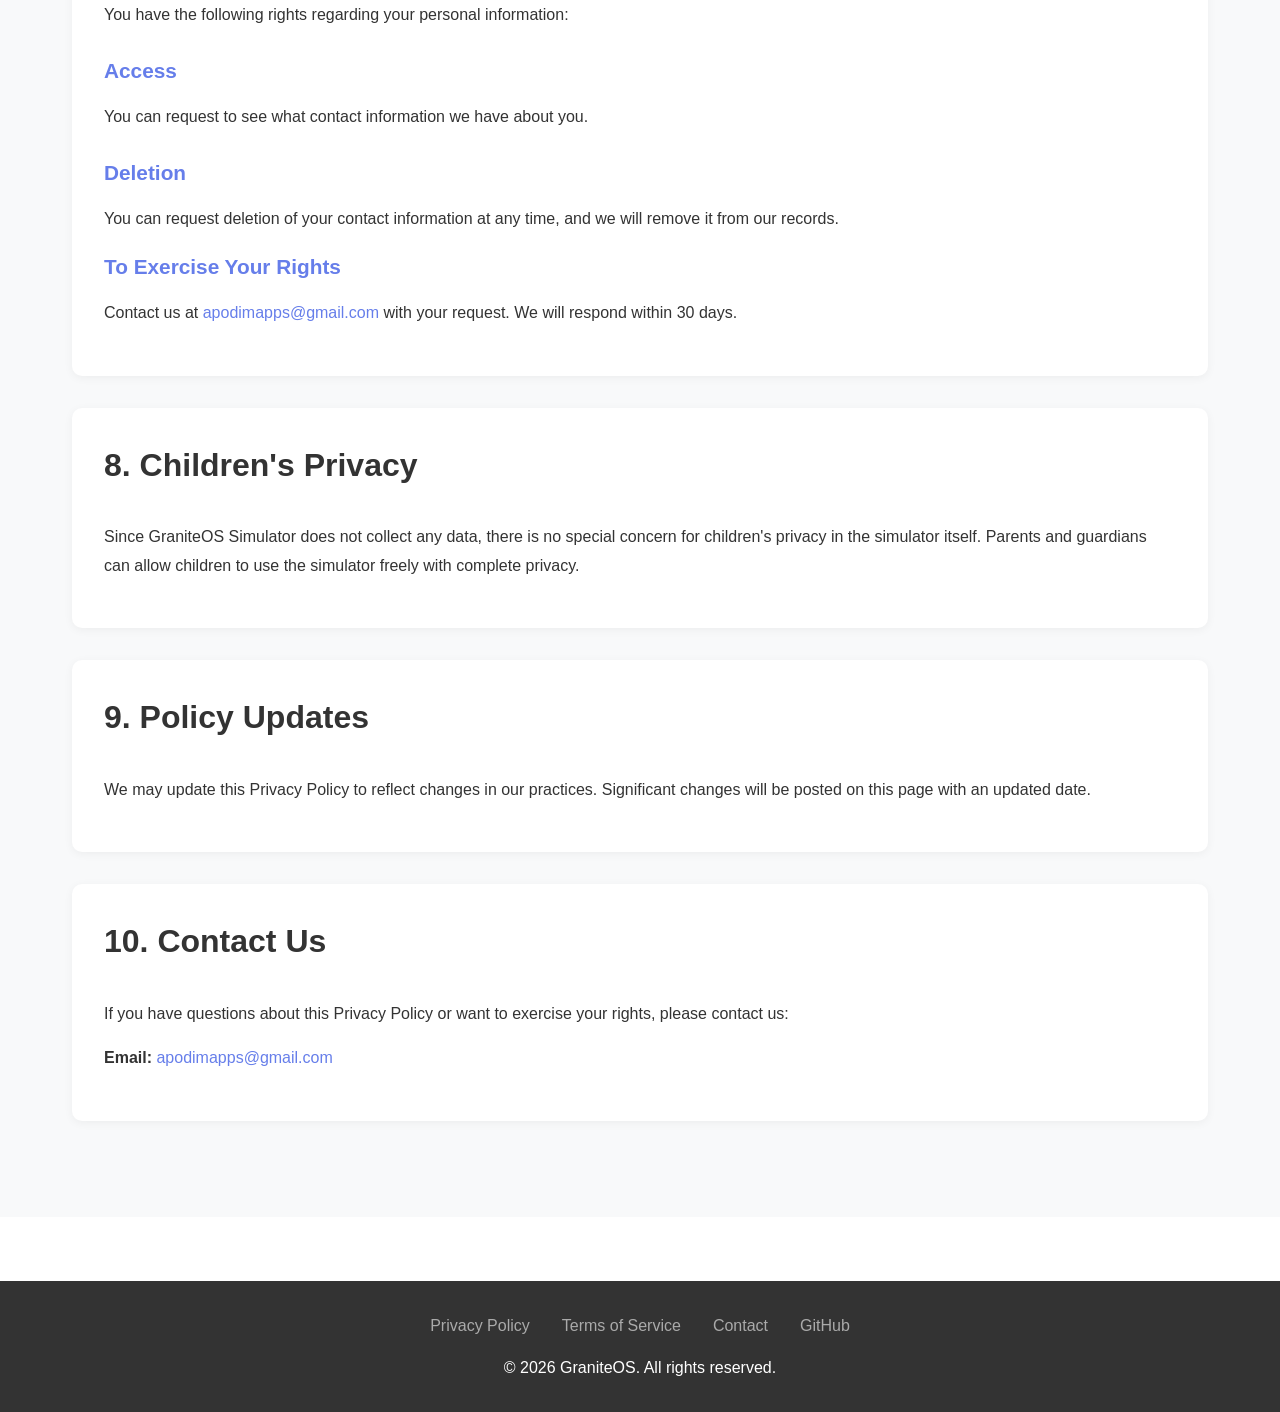
<file: privacy.html>
<!DOCTYPE html>
<html lang="en">
<head>
    <meta charset="UTF-8">
    <meta name="viewport" content="width=device-width, initial-scale=1.0">
    <title>Privacy Policy - GraniteOS</title>
    <link rel="stylesheet" href="style.css">
</head>
<body>
    <header>
        <nav>
            <a href="index.html" class="logo">
                <img src="GraniteOS_Logo.jpg" alt="GraniteOS Logo">
                <span>GraniteOS</span>
            </a>
            <ul>
                <li><a href="features.html">Features</a></li>
                <li><a href="download.html">Download</a></li>
                <li><a href="about.html">About</a></li>
                <li><a href="community.html">Community</a></li>
                <li><a href="contact.html">Contact</a></li>
                <li><a href="https://gdevelop.io" class="cta-button">GDevelop</a></li>
            </ul>
        </nav>
    </header>

    <section class="hero">
        <div class="container">
            <h1>Privacy Policy</h1>
            <p>Your privacy is important to us</p>
        </div>
    </section>

    <section class="page-content">
        <div class="container">
            <div class="content-section">
                <p><strong>Last Updated: May 19, 2026</strong></p>
                <p style="margin-top: 1rem;">
                    <strong>Privacy First:</strong> GraniteOS is committed to your privacy. We do <strong>not collect any user data</strong> when you use the simulator. The only personal information we collect is when you voluntarily contact us.
                </p>
            </div>

            <div class="content-section">
                <h2>1. What Data We Collect</h2>
                
                <h3>In the Simulator</h3>
                <p><strong>We collect zero data while you use GraniteOS Simulator.</strong> The simulator runs entirely on your computer and does not:</p>
                <ul style="list-style-position: inside; line-height: 1.8;">
                    <li>Track your usage or interactions</li>
                    <li>Monitor what applications you open</li>
                    <li>Record your files or activities</li>
                    <li>Send telemetry or analytics</li>
                    <li>Collect system information</li>
                    <li>Store any personal data locally or remotely</li>
                </ul>
                
                <h3 style="margin-top: 1.5rem;">On Our Website</h3>
                <p>We do not use cookies, tracking pixels, or analytics on our website. No browsing data is collected. Note: We use Netlify forms for the contact handling, which Netlify also sends us your IPv6 address. We will use it only for blocking in case of function abuse.</p>
                
                <h3 style="margin-top: 1.5rem;">Contact Information Only</h3>
                <p>The <strong>only personal data</strong> we collect is when you voluntarily contact us through our contact form:</p>
                <ul style="list-style-position: inside; line-height: 1.8;">
                    <li>Your name</li>
                    <li>Your email address</li>
                    <li>Your message content</li>
                </ul>
                <p style="margin-top: 1rem;">This information is collected <strong>only if and when you choose to contact us.</strong></p>
            </div>

            <div class="content-section">
                <h2>2. How We Use Contact Information</h2>
                <p>If you contact us through our contact form, we use your information only for:</p>
                <ul style="list-style-position: inside; line-height: 1.8;">
                    <li>Responding to your inquiry or message</li>
                    <li>Providing support or assistance</li>
                </ul>
                <p style="margin-top: 1rem;">We do not use your contact information for marketing, analytics, or any other purpose without your explicit consent.</p>
            </div>

            <div class="content-section">
                <h2>3. Data Sharing</h2>
                <p>We do <strong>not sell, trade, or share your personal information</strong> with third parties. Your email and contact information (if provided) are kept strictly confidential.</p>
                <p>We may only disclose information if required by law.</p>
            </div>

            <div class="content-section">
                <h2>4. Security</h2>
                <p><strong>The GraniteOS Simulator is completely offline.</strong> Your experience stays on your computer with no data transmitted to our servers. This means:</p>
                <ul style="list-style-position: inside; line-height: 1.8;">
                    <li>Your simulator data is never sent anywhere</li>
                    <li>Your files remain completely private</li>
                    <li>You have full control of your computer</li>
                </ul>
                <p style="margin-top: 1rem;">If you contact us via email, that communication uses standard email encryption and security protocols.</p>
            </div>

            <div class="content-section">
                <h2>5. Cookies and Tracking</h2>
                <p><strong>We do not use cookies, tracking pixels, or any tracking technologies.</strong> Our website does not track your behavior or preferences.</p>
            </div>

            <div class="content-section">
                <h2>6. Your Control</h2>
                <p>Since we don't collect data from the simulator, there's nothing to opt out of. You have complete control:</p>
                <ul style="list-style-position: inside; line-height: 1.8;">
                    <li>Use the simulator without any data being collected</li>
                    <li>Contact us or not - it's entirely your choice</li>
                    <li>Delete your email history by contacting us</li>
                </ul>
            </div>

            <div class="content-section">
                <h2>7. Your Rights</h2>
                <p>You have the following rights regarding your personal information:</p>
                
                <h3>Access</h3>
                <p>You can request to see what contact information we have about you.</p>
                
                <h3>Deletion</h3>
                <p>You can request deletion of your contact information at any time, and we will remove it from our records.</p>
                
                <h3 style="margin-top: 1rem;">To Exercise Your Rights</h3>
                <p>Contact us at <a href="mailto:apodimapps@gmail.com" style="color: #667eea; text-decoration: none;">apodimapps@gmail.com</a> with your request. We will respond within 30 days.</p>
            </div>

            <div class="content-section">
                <h2>8. Children's Privacy</h2>
                <p>Since GraniteOS Simulator does not collect any data, there is no special concern for children's privacy in the simulator itself. Parents and guardians can allow children to use the simulator freely with complete privacy.</p>
            </div>

            <div class="content-section">
                <h2>9. Policy Updates</h2>
                <p>We may update this Privacy Policy to reflect changes in our practices. Significant changes will be posted on this page with an updated date.</p>
            </div>

            <div class="content-section">
                <h2>10. Contact Us</h2>
                <p>If you have questions about this Privacy Policy or want to exercise your rights, please contact us:</p>
                <p style="margin-top: 1rem;">
                    <strong>Email:</strong> <a href="mailto:apodimapps@gmail.com" style="color: #667eea; text-decoration: none;">apodimapps@gmail.com</a>
                </p>
            </div>
        </div>
    </section>

    <footer class="footer">
        <div class="footer-links">
            <a href="privacy.html">Privacy Policy</a>
            <a href="terms.html">Terms of Service</a>
            <a href="contact.html">Contact</a>
            <a href="https://github.com">GitHub</a>
        </div>
        <p>&copy; 2026 GraniteOS. All rights reserved.</p>
    </footer>
</body>
</html>
</file>
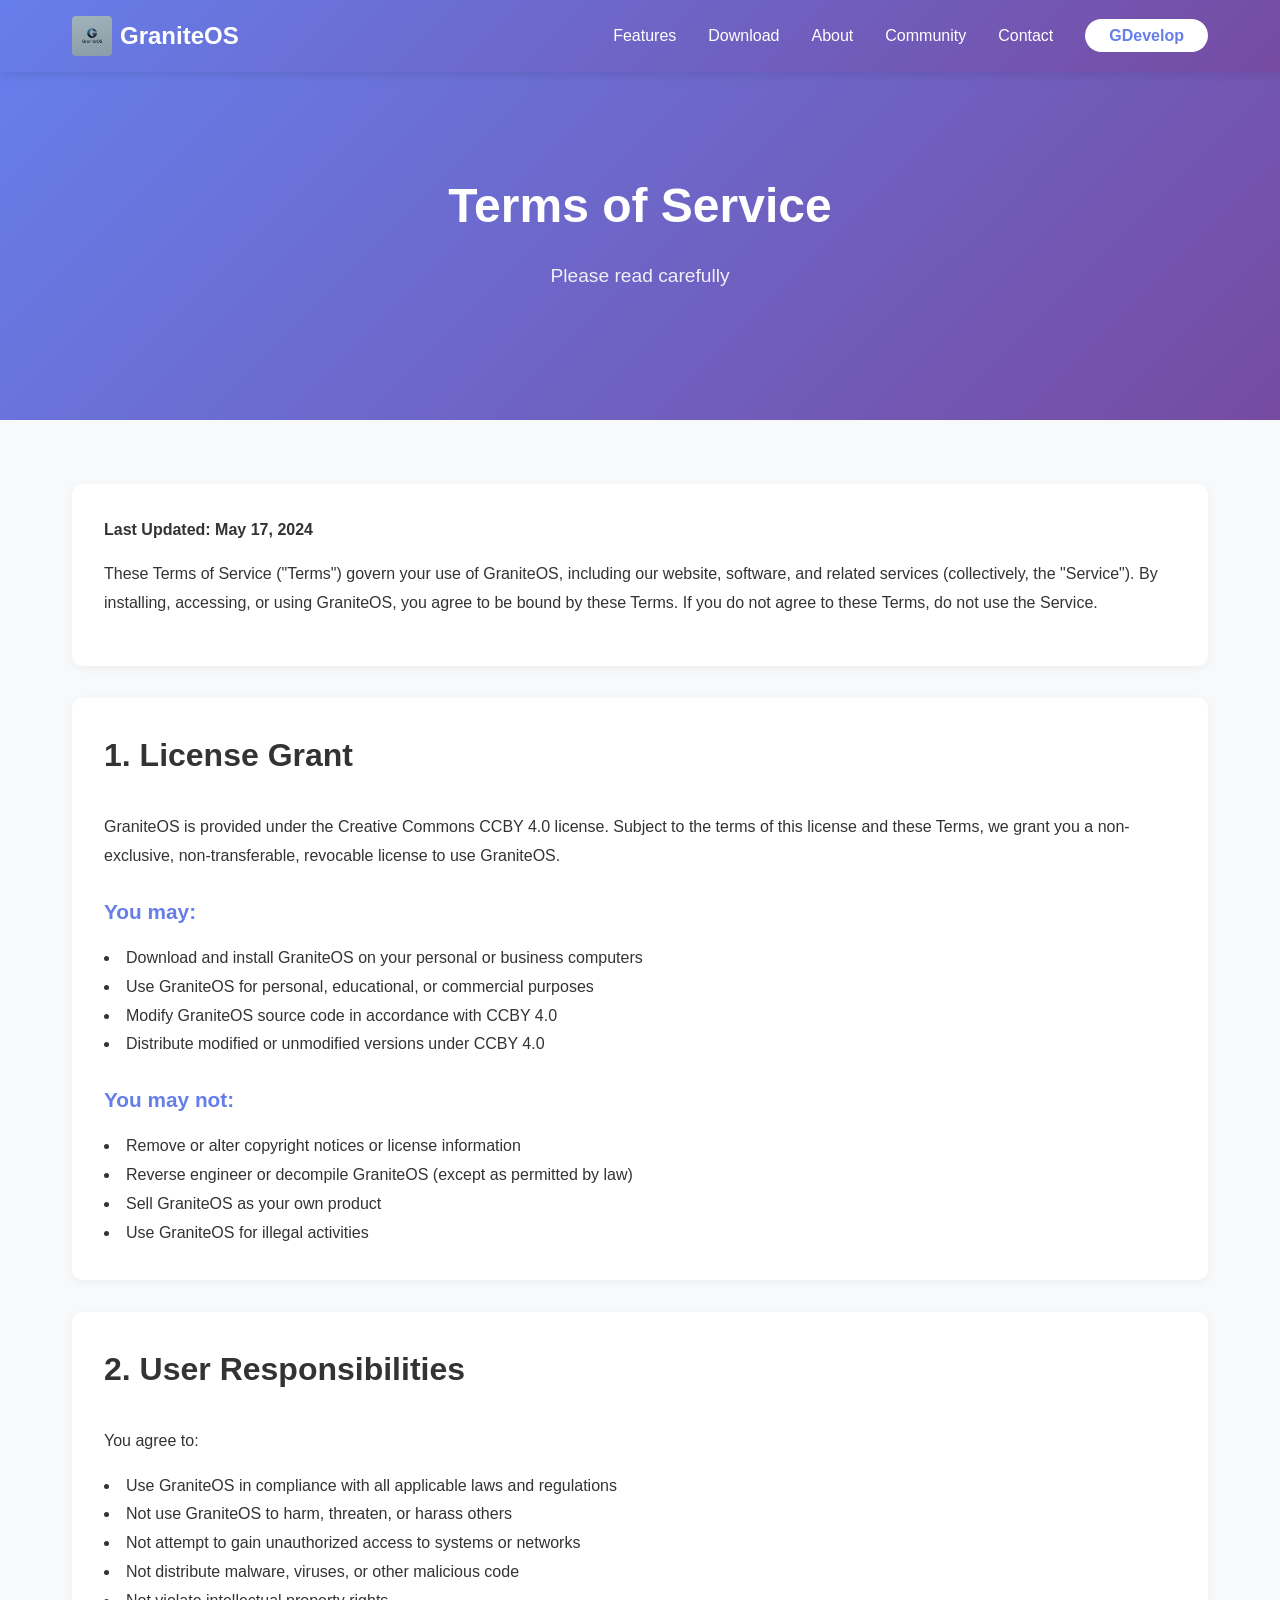
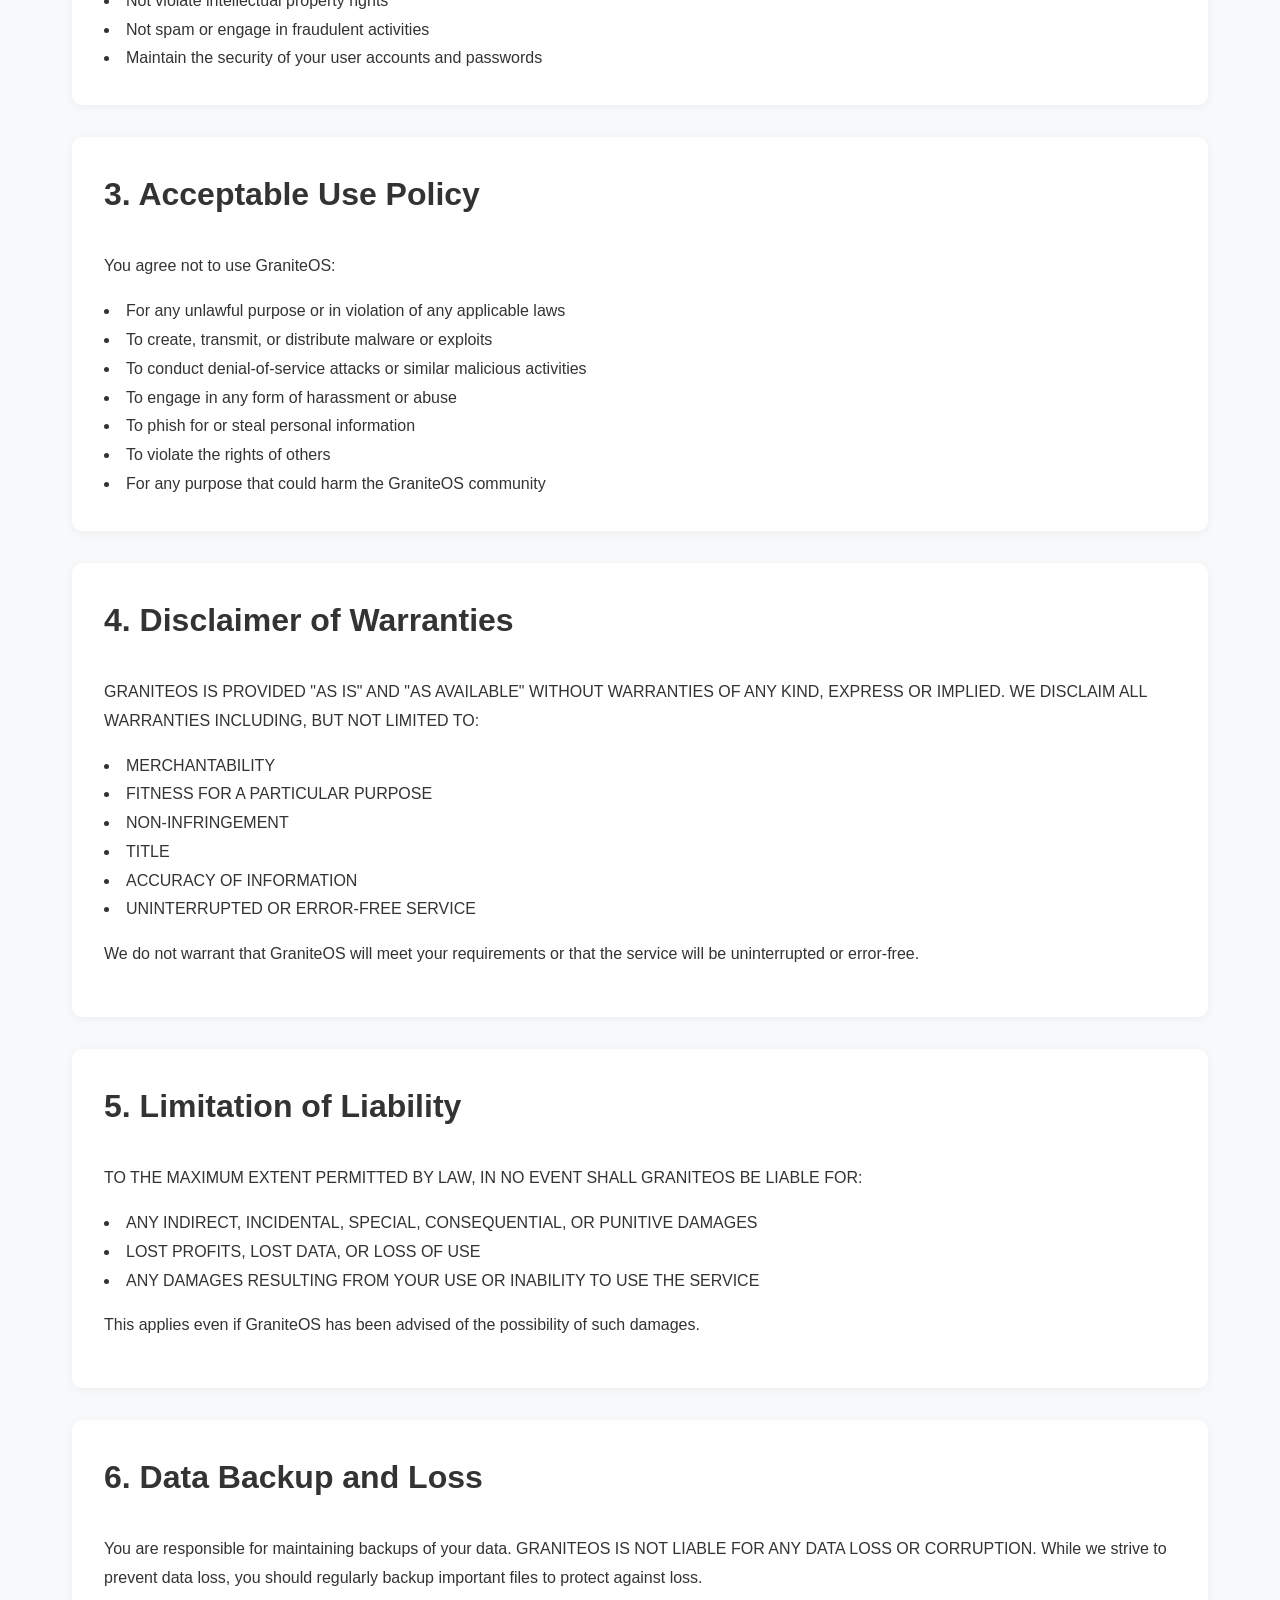
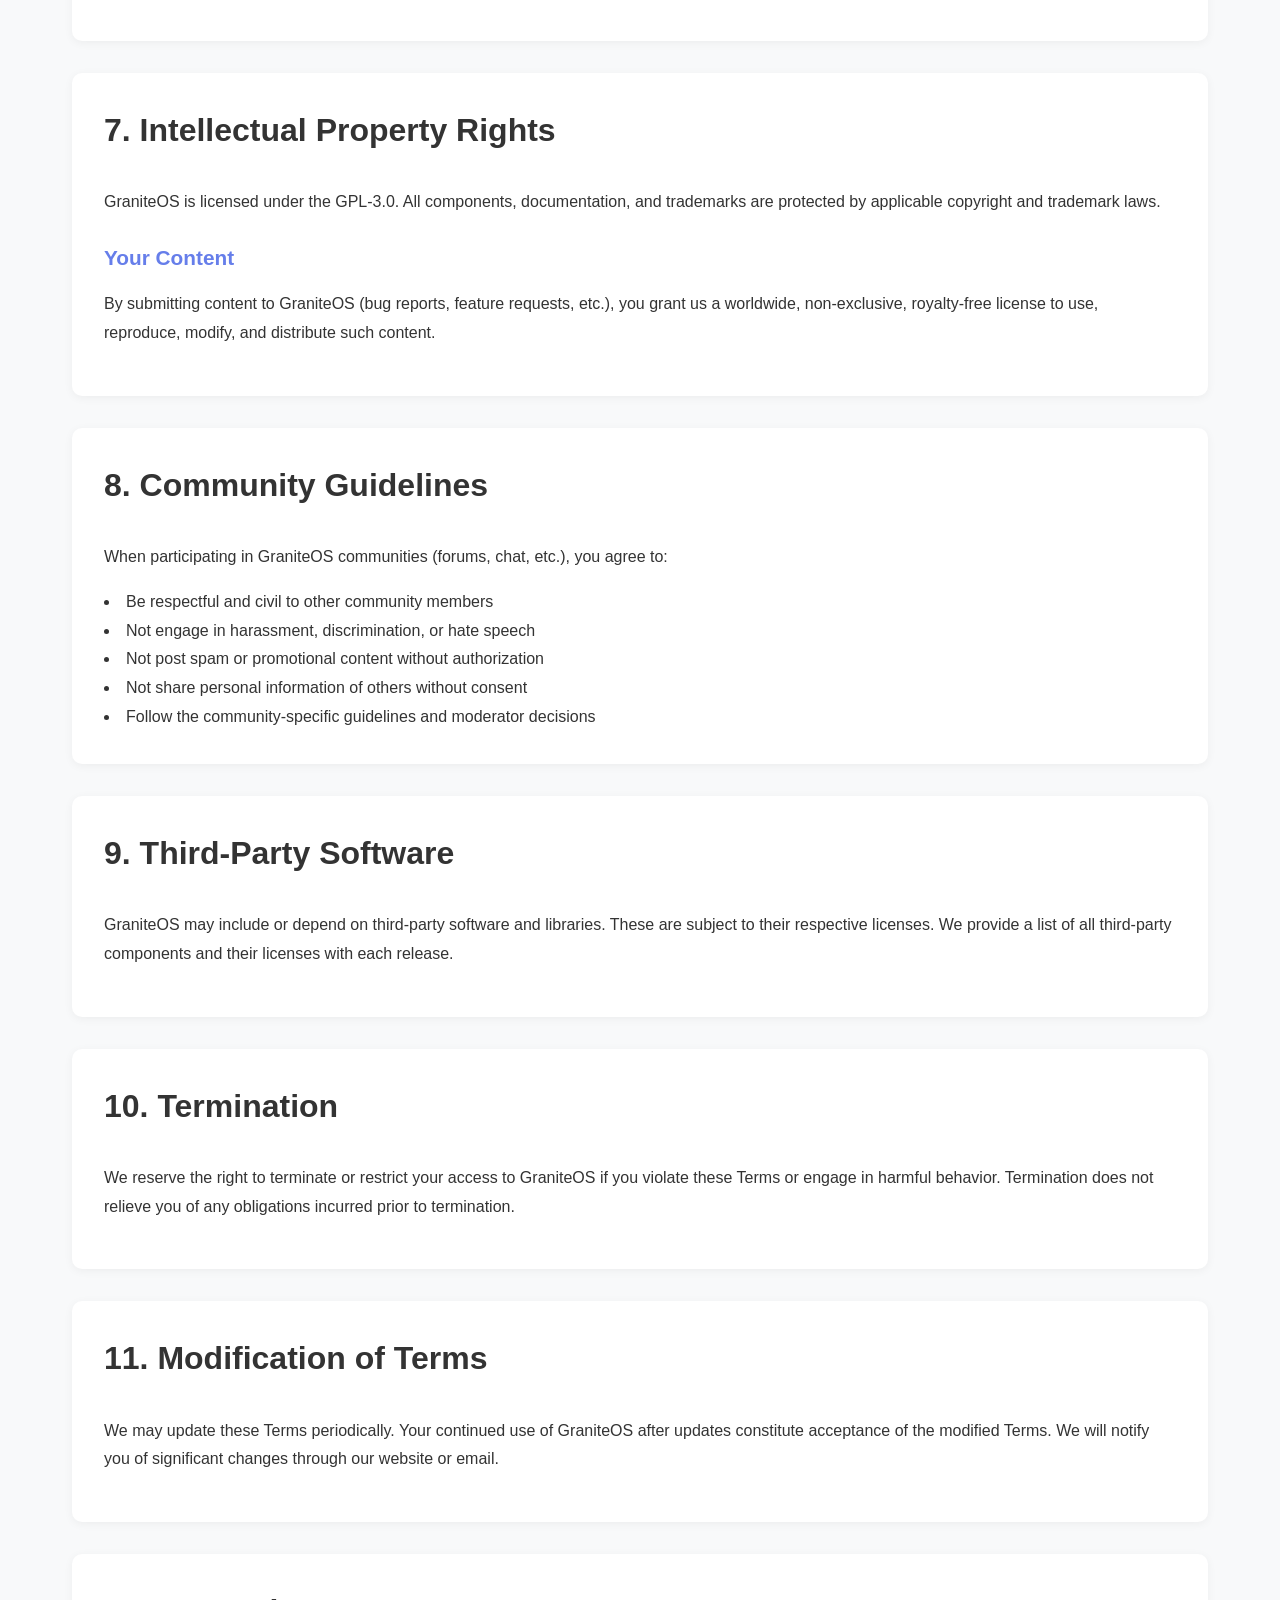
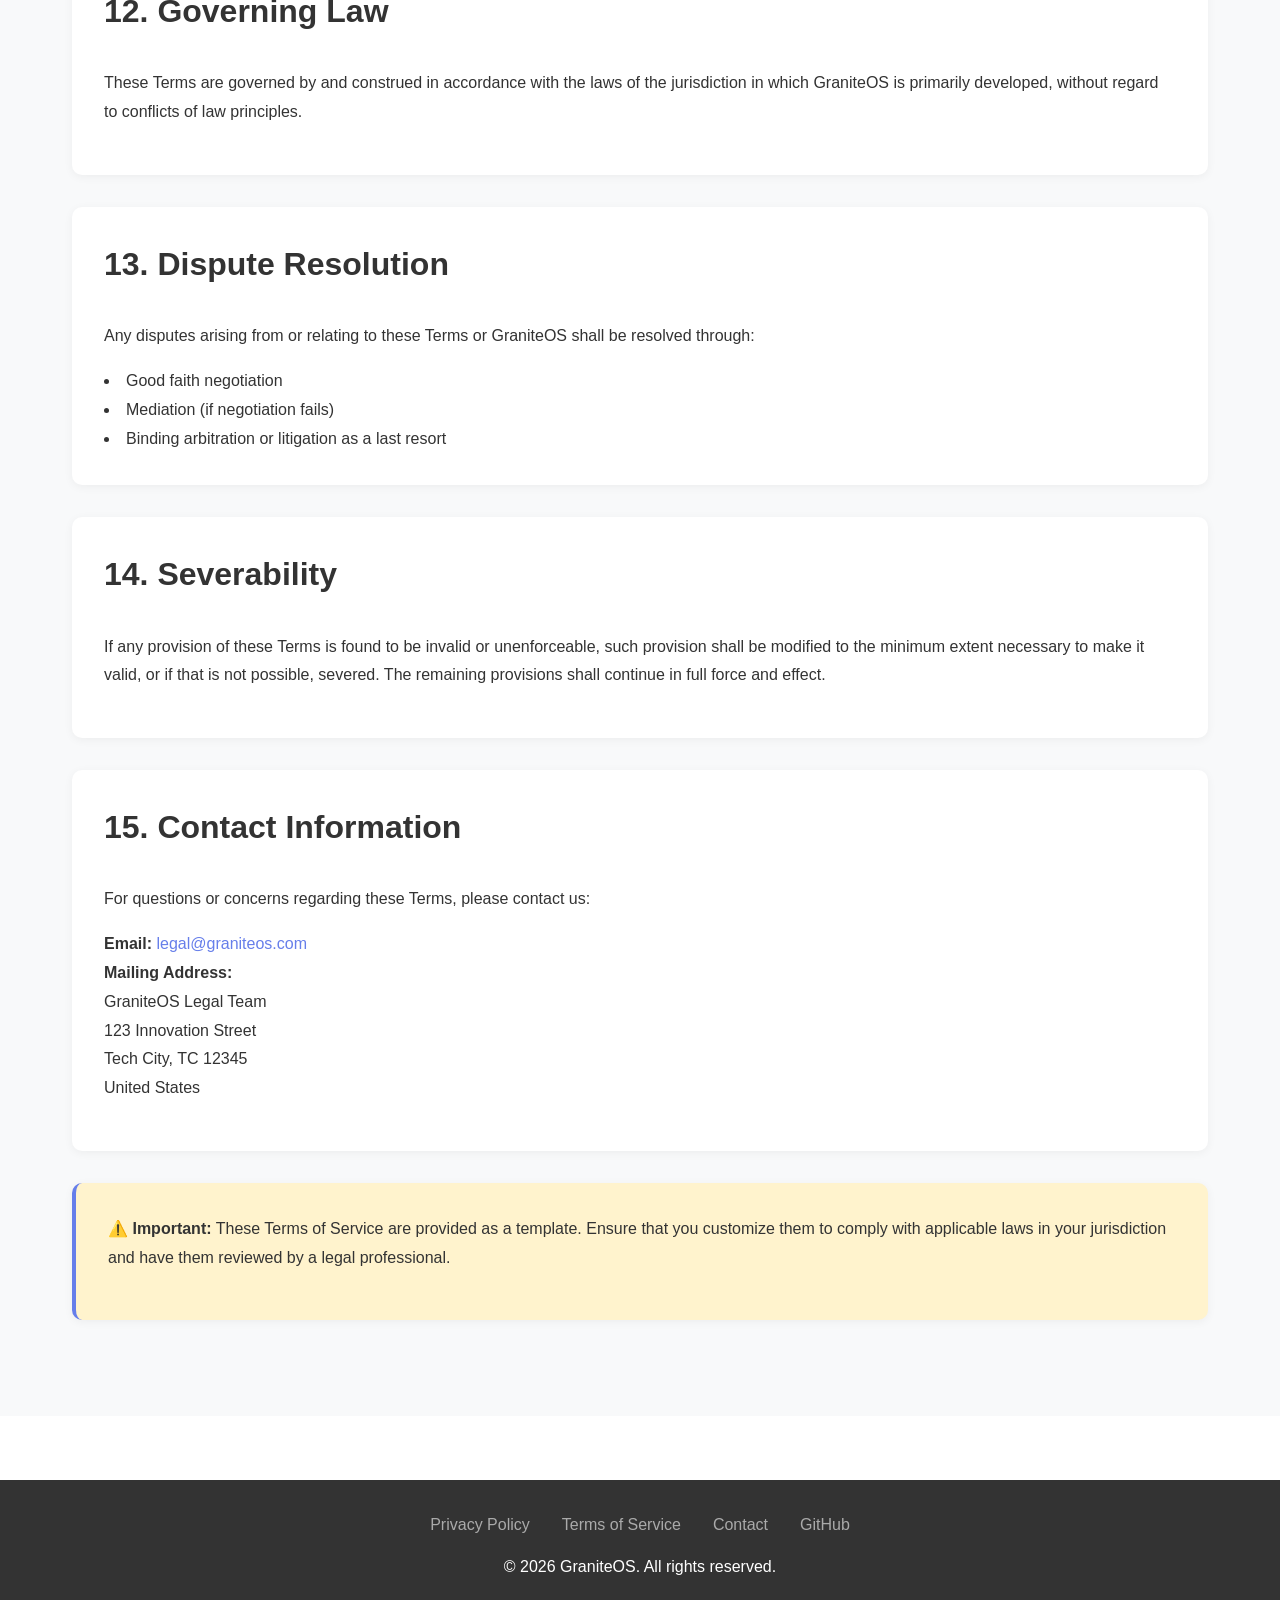
<file: terms.html>
<!DOCTYPE html>
<html lang="en">
<head>
    <meta charset="UTF-8">
    <meta name="viewport" content="width=device-width, initial-scale=1.0">
    <title>Terms of Service - GraniteOS</title>
    <link rel="stylesheet" href="style.css">
</head>
<body>
    <header>
        <nav>
            <a href="index.html" class="logo">
                <img src="GraniteOS_Logo.jpg" alt="GraniteOS Logo">
                <span>GraniteOS</span>
            </a>
            <ul>
                <li><a href="features.html">Features</a></li>
                <li><a href="download.html">Download</a></li>
                <li><a href="about.html">About</a></li>
                <li><a href="community.html">Community</a></li>
                <li><a href="contact.html">Contact</a></li>
                <li><a href="https://gdevelop.io" class="cta-button">GDevelop</a></li>
            </ul>
        </nav>
    </header>

    <section class="hero">
        <div class="container">
            <h1>Terms of Service</h1>
            <p>Please read carefully</p>
        </div>
    </section>

    <section class="page-content">
        <div class="container">
            <div class="content-section">
                <p><strong>Last Updated: May 17, 2024</strong></p>
                <p style="margin-top: 1rem;">These Terms of Service ("Terms") govern your use of GraniteOS, including our website, software, and related services (collectively, the "Service"). By installing, accessing, or using GraniteOS, you agree to be bound by these Terms. If you do not agree to these Terms, do not use the Service.</p>
            </div>

            <div class="content-section">
                <h2>1. License Grant</h2>
                <p>GraniteOS is provided under the Creative Commons CCBY 4.0 license. Subject to the terms of this license and these Terms, we grant you a non-exclusive, non-transferable, revocable license to use GraniteOS.</p>
                
                <h3>You may:</h3>
                <ul style="list-style-position: inside; line-height: 1.8;">
                    <li>Download and install GraniteOS on your personal or business computers</li>
                    <li>Use GraniteOS for personal, educational, or commercial purposes</li>
                    <li>Modify GraniteOS source code in accordance with CCBY 4.0</li>
                    <li>Distribute modified or unmodified versions under CCBY 4.0</li>
                </ul>
                
                <h3 style="margin-top: 1.5rem;">You may not:</h3>
                <ul style="list-style-position: inside; line-height: 1.8;">
                    <li>Remove or alter copyright notices or license information</li>
                    <li>Reverse engineer or decompile GraniteOS (except as permitted by law)</li>
                    <li>Sell GraniteOS as your own product</li>
                    <li>Use GraniteOS for illegal activities</li>
                </ul>
            </div>

            <div class="content-section">
                <h2>2. User Responsibilities</h2>
                <p>You agree to:</p>
                <ul style="list-style-position: inside; line-height: 1.8;">
                    <li>Use GraniteOS in compliance with all applicable laws and regulations</li>
                    <li>Not use GraniteOS to harm, threaten, or harass others</li>
                    <li>Not attempt to gain unauthorized access to systems or networks</li>
                    <li>Not distribute malware, viruses, or other malicious code</li>
                    <li>Not violate intellectual property rights</li>
                    <li>Not spam or engage in fraudulent activities</li>
                    <li>Maintain the security of your user accounts and passwords</li>
                </ul>
            </div>

            <div class="content-section">
                <h2>3. Acceptable Use Policy</h2>
                <p>You agree not to use GraniteOS:</p>
                <ul style="list-style-position: inside; line-height: 1.8;">
                    <li>For any unlawful purpose or in violation of any applicable laws</li>
                    <li>To create, transmit, or distribute malware or exploits</li>
                    <li>To conduct denial-of-service attacks or similar malicious activities</li>
                    <li>To engage in any form of harassment or abuse</li>
                    <li>To phish for or steal personal information</li>
                    <li>To violate the rights of others</li>
                    <li>For any purpose that could harm the GraniteOS community</li>
                </ul>
            </div>

            <div class="content-section">
                <h2>4. Disclaimer of Warranties</h2>
                <p>GRANITEOS IS PROVIDED "AS IS" AND "AS AVAILABLE" WITHOUT WARRANTIES OF ANY KIND, EXPRESS OR IMPLIED. WE DISCLAIM ALL WARRANTIES INCLUDING, BUT NOT LIMITED TO:</p>
                <ul style="list-style-position: inside; line-height: 1.8;">
                    <li>MERCHANTABILITY</li>
                    <li>FITNESS FOR A PARTICULAR PURPOSE</li>
                    <li>NON-INFRINGEMENT</li>
                    <li>TITLE</li>
                    <li>ACCURACY OF INFORMATION</li>
                    <li>UNINTERRUPTED OR ERROR-FREE SERVICE</li>
                </ul>
                <p style="margin-top: 1rem;">We do not warrant that GraniteOS will meet your requirements or that the service will be uninterrupted or error-free.</p>
            </div>

            <div class="content-section">
                <h2>5. Limitation of Liability</h2>
                <p>TO THE MAXIMUM EXTENT PERMITTED BY LAW, IN NO EVENT SHALL GRANITEOS BE LIABLE FOR:</p>
                <ul style="list-style-position: inside; line-height: 1.8;">
                    <li>ANY INDIRECT, INCIDENTAL, SPECIAL, CONSEQUENTIAL, OR PUNITIVE DAMAGES</li>
                    <li>LOST PROFITS, LOST DATA, OR LOSS OF USE</li>
                    <li>ANY DAMAGES RESULTING FROM YOUR USE OR INABILITY TO USE THE SERVICE</li>
                </ul>
                <p style="margin-top: 1rem;">This applies even if GraniteOS has been advised of the possibility of such damages.</p>
            </div>

            <div class="content-section">
                <h2>6. Data Backup and Loss</h2>
                <p>You are responsible for maintaining backups of your data. GRANITEOS IS NOT LIABLE FOR ANY DATA LOSS OR CORRUPTION. While we strive to prevent data loss, you should regularly backup important files to protect against loss.</p>
            </div>

            <div class="content-section">
                <h2>7. Intellectual Property Rights</h2>
                <p>GraniteOS is licensed under the GPL-3.0. All components, documentation, and trademarks are protected by applicable copyright and trademark laws.</p>
                
                <h3>Your Content</h3>
                <p>By submitting content to GraniteOS (bug reports, feature requests, etc.), you grant us a worldwide, non-exclusive, royalty-free license to use, reproduce, modify, and distribute such content.</p>
            </div>

            <div class="content-section">
                <h2>8. Community Guidelines</h2>
                <p>When participating in GraniteOS communities (forums, chat, etc.), you agree to:</p>
                <ul style="list-style-position: inside; line-height: 1.8;">
                    <li>Be respectful and civil to other community members</li>
                    <li>Not engage in harassment, discrimination, or hate speech</li>
                    <li>Not post spam or promotional content without authorization</li>
                    <li>Not share personal information of others without consent</li>
                    <li>Follow the community-specific guidelines and moderator decisions</li>
                </ul>
            </div>

            <div class="content-section">
                <h2>9. Third-Party Software</h2>
                <p>GraniteOS may include or depend on third-party software and libraries. These are subject to their respective licenses. We provide a list of all third-party components and their licenses with each release.</p>
            </div>

            <div class="content-section">
                <h2>10. Termination</h2>
                <p>We reserve the right to terminate or restrict your access to GraniteOS if you violate these Terms or engage in harmful behavior. Termination does not relieve you of any obligations incurred prior to termination.</p>
            </div>

            <div class="content-section">
                <h2>11. Modification of Terms</h2>
                <p>We may update these Terms periodically. Your continued use of GraniteOS after updates constitute acceptance of the modified Terms. We will notify you of significant changes through our website or email.</p>
            </div>

            <div class="content-section">
                <h2>12. Governing Law</h2>
                <p>These Terms are governed by and construed in accordance with the laws of the jurisdiction in which GraniteOS is primarily developed, without regard to conflicts of law principles.</p>
            </div>

            <div class="content-section">
                <h2>13. Dispute Resolution</h2>
                <p>Any disputes arising from or relating to these Terms or GraniteOS shall be resolved through:</p>
                <ul style="list-style-position: inside; line-height: 1.8;">
                    <li>Good faith negotiation</li>
                    <li>Mediation (if negotiation fails)</li>
                    <li>Binding arbitration or litigation as a last resort</li>
                </ul>
            </div>

            <div class="content-section">
                <h2>14. Severability</h2>
                <p>If any provision of these Terms is found to be invalid or unenforceable, such provision shall be modified to the minimum extent necessary to make it valid, or if that is not possible, severed. The remaining provisions shall continue in full force and effect.</p>
            </div>

            <div class="content-section">
                <h2>15. Contact Information</h2>
                <p>For questions or concerns regarding these Terms, please contact us:</p>
                <p style="margin-top: 1rem;">
                    <strong>Email:</strong> <a href="mailto:legal@graniteos.com" style="color: #667eea; text-decoration: none;">legal@graniteos.com</a><br>
                    <strong>Mailing Address:</strong><br>
                    GraniteOS Legal Team<br>
                    123 Innovation Street<br>
                    Tech City, TC 12345<br>
                    United States
                </p>
            </div>

            <div class="content-section" style="background-color: #fff3cd; border-left: 4px solid #667eea;">
                <p><strong>⚠️ Important:</strong> These Terms of Service are provided as a template. Ensure that you customize them to comply with applicable laws in your jurisdiction and have them reviewed by a legal professional.</p>
            </div>
        </div>
    </section>

    <footer class="footer">
        <div class="footer-links">
            <a href="privacy.html">Privacy Policy</a>
            <a href="terms.html">Terms of Service</a>
            <a href="contact.html">Contact</a>
            <a href="https://github.com">GitHub</a>
        </div>
        <p>&copy; 2026 GraniteOS. All rights reserved.</p>
    </footer>
</body>
</html>
</file>
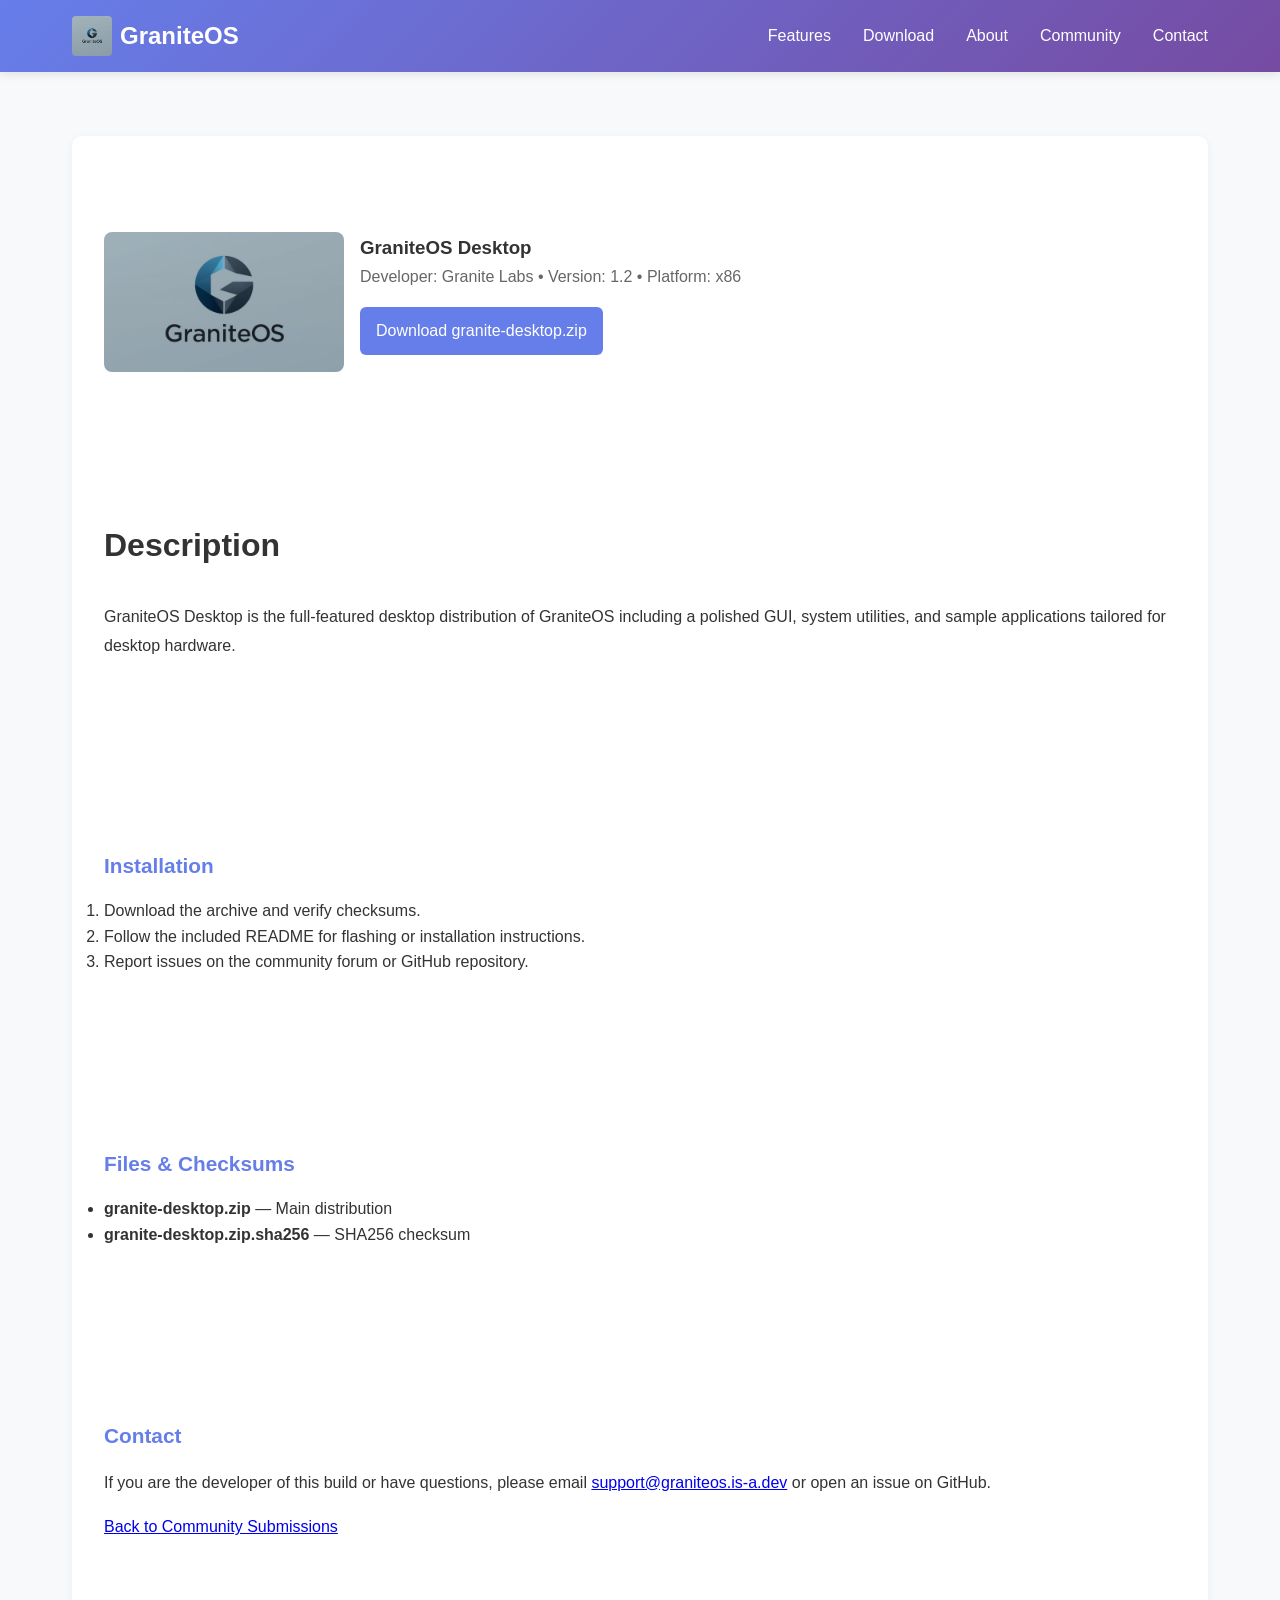
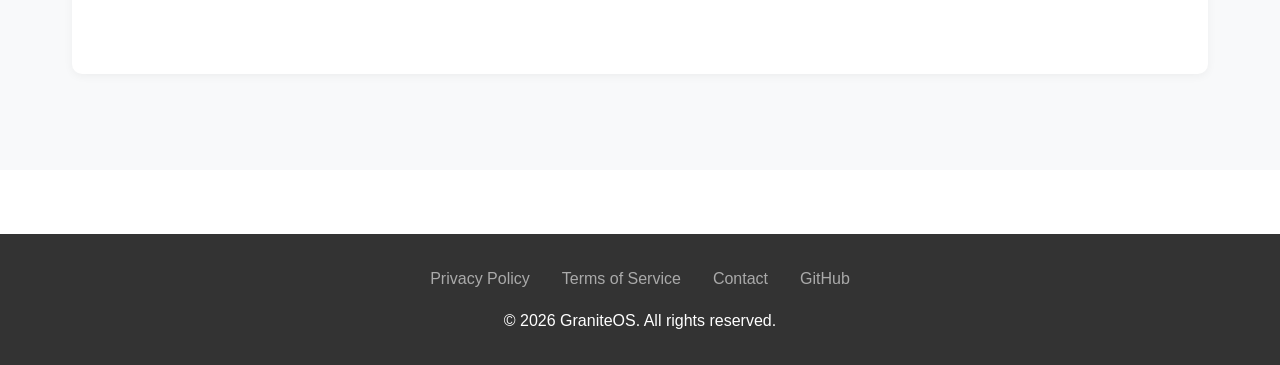
<file: os/GraniteOS.html>
<!DOCTYPE html>
<html lang="en">
<head>
    <meta charset="UTF-8">
    <meta name="viewport" content="width=device-width, initial-scale=1.0">
    <title>GraniteOS — Community Listing</title>
    <link rel="stylesheet" href="../style.css">
    <style>
        .app-header{display:flex;gap:1rem;align-items:center;margin-bottom:1rem}
        .app-header img{width:240px;height:140px;object-fit:cover;border-radius:8px}
        .meta{color:#666}
        .download-btn{display:inline-block;padding:.6rem 1rem;background:#667eea;color:#fff;border-radius:6px;text-decoration:none}
        .section{margin-bottom:1.25rem}
    </style>
</head>
<body>
    <header>
        <nav>
            <a href="../index.html" class="logo">
                <img src="../GraniteOS_Logo.jpg" alt="GraniteOS Logo">
                <span>GraniteOS</span>
            </a>
            <ul>
                <li><a href="../features.html">Features</a></li>
                <li><a href="../download.html">Download</a></li>
                <li><a href="../about.html">About</a></li>
                <li><a href="../community.html">Community</a></li>
                <li><a href="../contact.html">Contact</a></li>
            </ul>
        </nav>
    </header>

    <section class="page-content">
        <div class="container">
            <div class="content-section">
                <section class="app-header section">
                    <img src="/GraniteOS_Logo.jpg" alt="GraniteOS Desktop screenshot">
                    <div>
                        <h1>GraniteOS Desktop</h1>
                        <p class="meta">Developer: Granite Labs • Version: 1.2 • Platform: x86</p>
                        <p style="margin-top:.5rem;"><a class="download-btn" href="#">Download granite-desktop.zip</a></p>
                    </div>
                </section>

                <section class="section">
            <h2>Description</h2>
            <p>GraniteOS Desktop is the full-featured desktop distribution of GraniteOS including a polished GUI, system utilities, and sample applications tailored for desktop hardware.</p>
        </section>

        <section class="section">
            <h3>Installation</h3>
            <ol>
                <li>Download the archive and verify checksums.</li>
                <li>Follow the included README for flashing or installation instructions.</li>
                <li>Report issues on the community forum or GitHub repository.</li>
            </ol>
        </section>

        <section class="section">
            <h3>Files & Checksums</h3>
            <ul>
                <li><strong>granite-desktop.zip</strong> — Main distribution</li>
                <li><strong>granite-desktop.zip.sha256</strong> — SHA256 checksum</li>
            </ul>
        </section>

        <section class="section">
            <h3>Contact</h3>
            <p>If you are the developer of this build or have questions, please email <a href="mailto:support@graniteos.com">support@graniteos.is-a.dev</a> or open an issue on GitHub.</p>
            <p><a href="../community/index.html">Back to Community Submissions</a></p>
        </section>
            </div>
        </div>
    </section>

    <footer class="footer">
        <div class="footer-links">
            <a href="../privacy.html">Privacy Policy</a>
            <a href="../terms.html">Terms of Service</a>
            <a href="../contact.html">Contact</a>
            <a href="https://github.com">GitHub</a>
        </div>
        <p>&copy; 2026 GraniteOS. All rights reserved.</p>
    </footer>
</body>
</html>
</file>
<file: style.css>
* {
    margin: 0;
    padding: 0;
    box-sizing: border-box;
}

body {
    font-family: -apple-system, BlinkMacSystemFont, 'Segoe UI', Roboto, 'Helvetica Neue', Arial, sans-serif;
    line-height: 1.6;
    color: #333;
}

header {
    background: linear-gradient(135deg, #667eea 0%, #764ba2 100%);
    color: white;
    padding: 1rem 0;
    position: sticky;
    top: 0;
    z-index: 100;
    box-shadow: 0 2px 10px rgba(0,0,0,0.1);
}

nav {
    max-width: 1200px;
    margin: 0 auto;
    display: flex;
    justify-content: space-between;
    align-items: center;
    padding: 0 2rem;
}

.logo {
    display: flex;
    align-items: center;
    gap: 0.5rem;
    font-size: 1.5rem;
    font-weight: bold;
    text-decoration: none;
    color: white;
}

.logo img {
    width: 40px;
    height: 40px;
    background-color: rgba(255,255,255,0.3);
    border-radius: 4px;
}

nav ul {
    list-style: none;
    display: flex;
    gap: 2rem;
}

nav a {
    color: white;
    text-decoration: none;
    transition: opacity 0.3s;
}

nav a:hover {
    opacity: 0.8;
}

.cta-button {
    background-color: white;
    color: #667eea;
    padding: 0.5rem 1.5rem;
    border-radius: 25px;
    font-weight: bold;
    transition: transform 0.3s;
}

.cta-button:hover {
    transform: scale(1.05);
}

.hero {
    background: linear-gradient(135deg, #667eea 0%, #764ba2 100%);
    color: white;
    text-align: center;
    padding: 6rem 2rem;
}

.hero h1 {
    font-size: 3rem;
    margin-bottom: 1rem;
}

.hero p {
    font-size: 1.2rem;
    margin-bottom: 2rem;
    opacity: 0.9;
}

.hero-buttons {
    display: flex;
    gap: 1rem;
    justify-content: center;
    flex-wrap: wrap;
}

.btn {
    padding: 0.75rem 2rem;
    border: none;
    border-radius: 5px;
    font-size: 1rem;
    cursor: pointer;
    transition: all 0.3s;
    text-decoration: none;
    display: inline-block;
}

.btn-primary {
    background-color: white;
    color: #667eea;
    font-weight: bold;
}

.btn-primary:hover {
    transform: translateY(-3px);
    box-shadow: 0 5px 20px rgba(0,0,0,0.2);
}

.btn-secondary {
    background-color: transparent;
    color: white;
    border: 2px solid white;
}

.btn-secondary:hover {
    background-color: white;
    color: #667eea;
}

.container {
    max-width: 1200px;
    margin: 0 auto;
    padding: 0 2rem;
}

section {
    padding: 4rem 0;
}

.features {
    background-color: #f8f9fa;
}

.features h2 {
    text-align: center;
    font-size: 2rem;
    margin-bottom: 3rem;
    color: #333;
}

.features-grid {
    display: grid;
    grid-template-columns: repeat(auto-fit, minmax(250px, 1fr));
    gap: 2rem;
}

.feature-card {
    background: white;
    padding: 2rem;
    border-radius: 10px;
    box-shadow: 0 4px 15px rgba(0,0,0,0.1);
    transition: transform 0.3s;
    text-align: center;
}

.feature-card:hover {
    transform: translateY(-10px);
}

.feature-card img {
    width: 60px;
    height: 60px;
    margin-bottom: 1rem;
    background-color: #f0f0f0;
    border-radius: 5px;
}

.feature-card h3 {
    color: #667eea;
    margin-bottom: 1rem;
}

.screenshot {
    background-color: #f8f9fa;
    text-align: center;
}

.screenshot h2 {
    font-size: 2rem;
    margin-bottom: 2rem;
    color: #333;
}

.screenshot-container {
    max-width: 800px;
    margin: 0 auto;
    background: white;
    padding: 2rem;
    border-radius: 10px;
    box-shadow: 0 4px 15px rgba(0,0,0,0.1);
}

.screenshot-placeholder {
    width: 100%;
    aspect-ratio: 16/9;
    background-color: #e0e0e0;
    border-radius: 5px;
    margin-bottom: 1rem;
}

/* Page Content Styles */
.page-content {
    background-color: #f8f9fa;
    min-height: 60vh;
}

.page-content h2 {
    font-size: 2rem;
    margin-bottom: 2rem;
    color: #333;
}

.page-content h3 {
    color: #667eea;
    margin-top: 1.5rem;
    margin-bottom: 1rem;
    font-size: 1.3rem;
}

.page-content p {
    margin-bottom: 1rem;
    line-height: 1.8;
}

.content-section {
    background: white;
    padding: 2rem;
    border-radius: 10px;
    box-shadow: 0 2px 10px rgba(0,0,0,0.05);
    margin-bottom: 2rem;
}

.form-group {
    margin-bottom: 1.5rem;
}

.form-group label {
    display: block;
    margin-bottom: 0.5rem;
    color: #333;
    font-weight: 500;
}

.form-group input,
.form-group textarea {
    width: 100%;
    padding: 0.75rem;
    border: 1px solid #ddd;
    border-radius: 5px;
    font-size: 1rem;
    font-family: inherit;
}

.form-group textarea {
    resize: vertical;
    min-height: 150px;
}

.form-group input:focus,
.form-group textarea:focus {
    outline: none;
    border-color: #667eea;
    box-shadow: 0 0 5px rgba(102, 126, 234, 0.3);
}

.submit-btn {
    background-color: #667eea;
    color: white;
    padding: 0.75rem 2rem;
    border: none;
    border-radius: 5px;
    font-size: 1rem;
    cursor: pointer;
    transition: all 0.3s;
}

.submit-btn:hover {
    background-color: #764ba2;
    transform: translateY(-2px);
    box-shadow: 0 5px 20px rgba(0,0,0,0.2);
}

.download-section {
    text-align: center;
    margin-bottom: 3rem;
}

.download-box {
    background: white;
    padding: 3rem;
    border-radius: 10px;
    box-shadow: 0 4px 15px rgba(0,0,0,0.1);
    margin-bottom: 2rem;
}

.download-box h3 {
    font-size: 1.5rem;
    margin-bottom: 1rem;
    text-align: center;
}

.download-box p {
    text-align: center;
    margin-bottom: 1.5rem;
    color: #666;
}

.system-requirements {
    background-color: #f0f0f0;
    padding: 2rem;
    border-radius: 10px;
    margin-top: 2rem;
}

.system-requirements h4 {
    color: #667eea;
    margin-bottom: 1rem;
}

.system-requirements ul {
    list-style-position: inside;
    line-height: 1.8;
}

.footer {
    background-color: #333;
    color: white;
    text-align: center;
    padding: 2rem;
    margin-top: 4rem;
}

.footer-links {
    display: flex;
    justify-content: center;
    gap: 2rem;
    margin-bottom: 1rem;
    flex-wrap: wrap;
}

.footer-links a {
    color: #aaa;
    text-decoration: none;
    transition: color 0.3s;
}

.footer-links a:hover {
    color: white;
}

@media (max-width: 768px) {
    .hero h1 {
        font-size: 2rem;
    }
    
    nav ul {
        gap: 1rem;
    }
    
    .features-grid {
        grid-template-columns: 1fr;
    }
    
    nav {
        flex-direction: column;
        gap: 1rem;
    }
}
</file>
